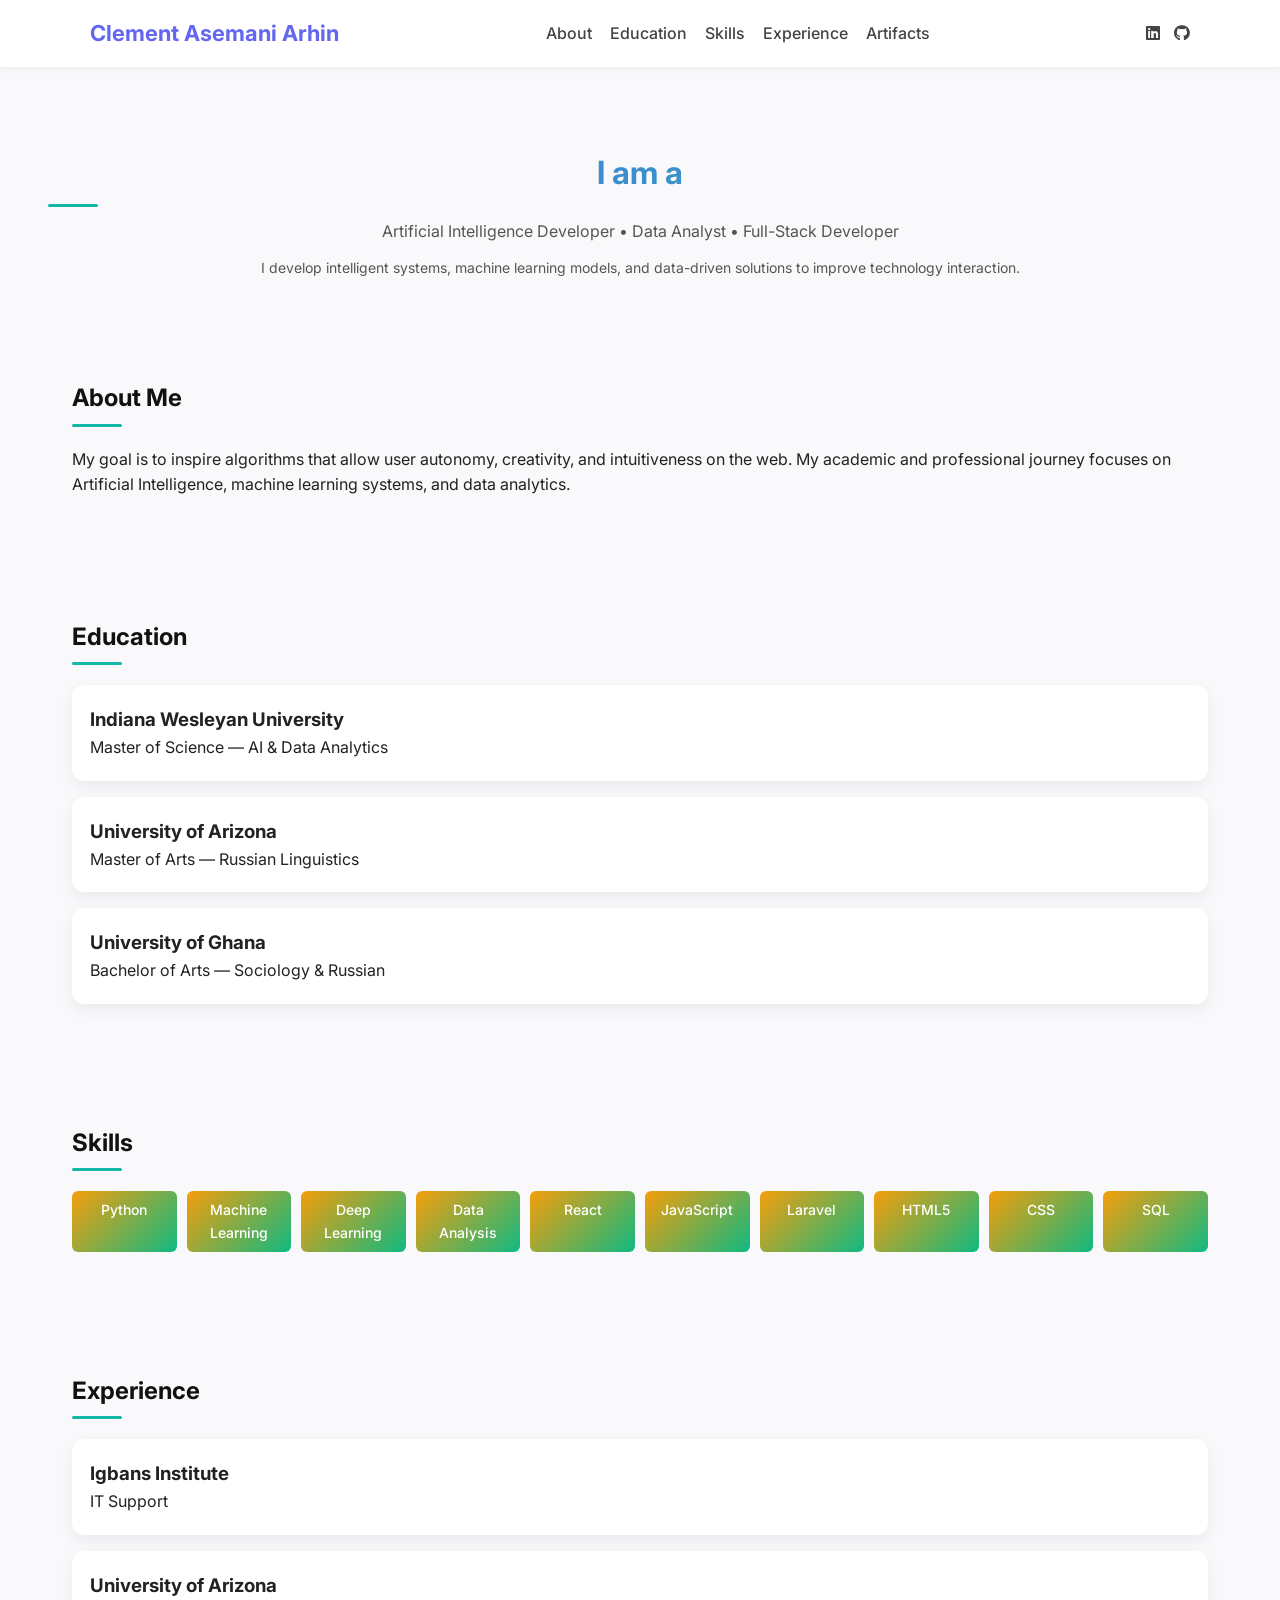
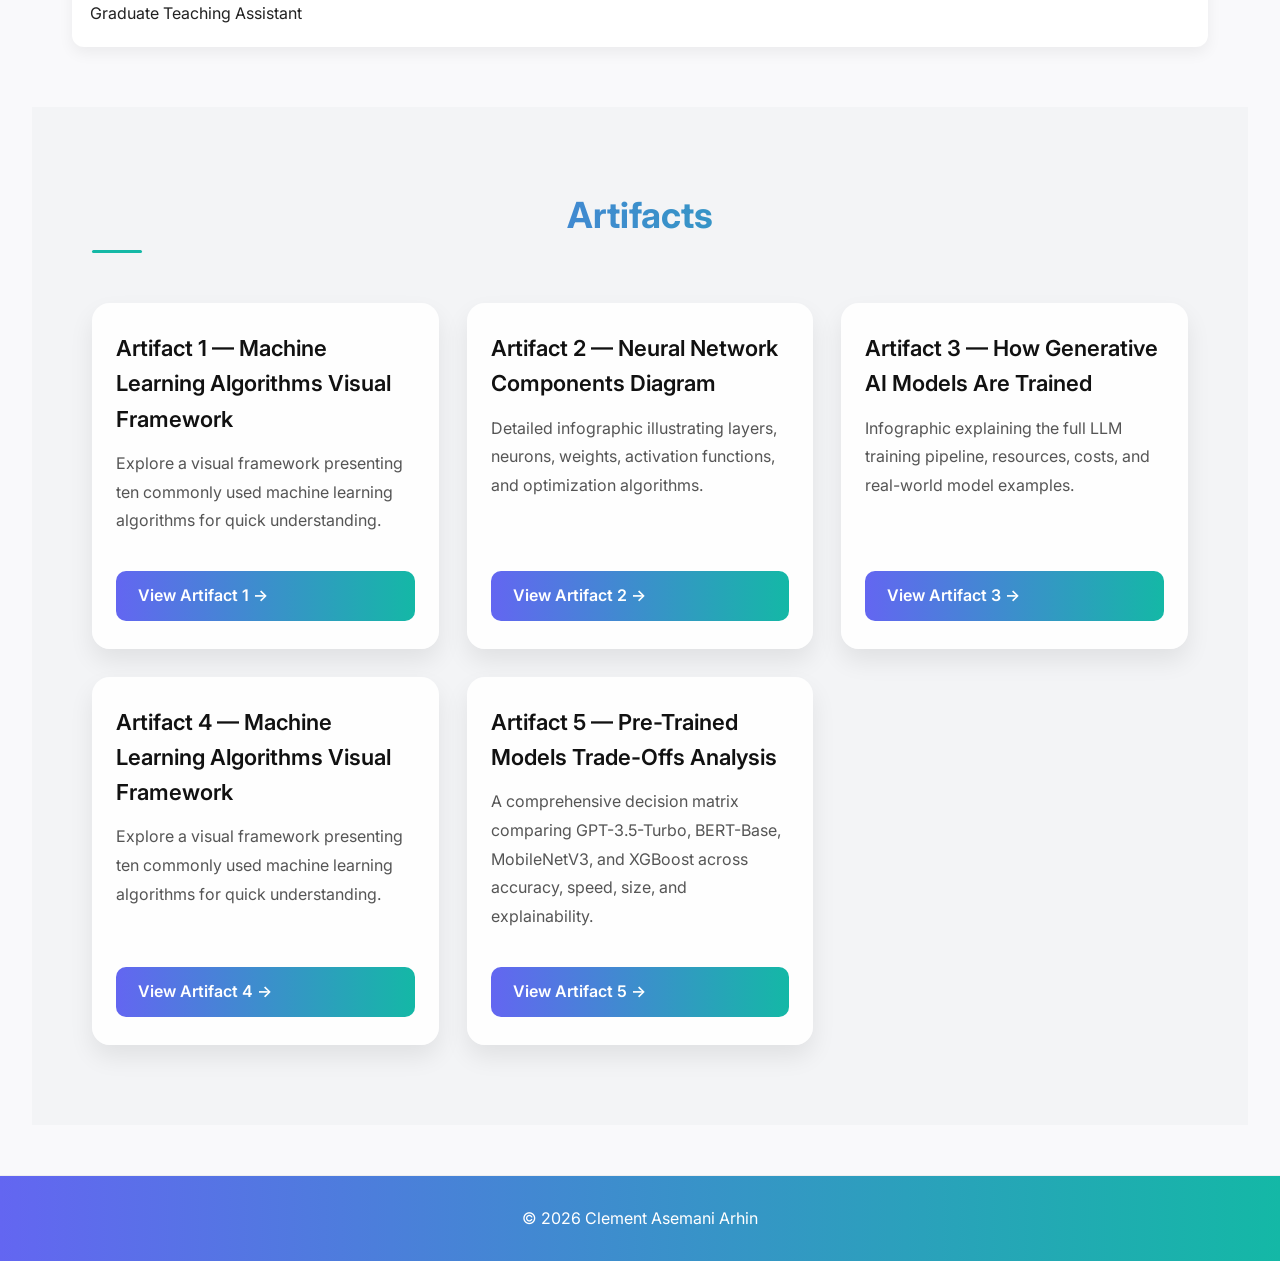
<file: index.html>
<!doctype html>
<html lang="en">
  <head>
    <meta charset="UTF-8" />
    <meta
      name="viewport"
      content="width=device-width, initial-scale=1.0" />
    <title>Clement Asemani Arhin | AI Portfolio</title>

    <!-- Google Fonts -->
    <link
      href="https://fonts.googleapis.com/css2?family=Inter:wght@400;600;700&display=swap"
      rel="stylesheet" />

    <!-- Font Awesome -->
    <link
      rel="stylesheet"
      href="https://cdnjs.cloudflare.com/ajax/libs/font-awesome/6.5.0/css/all.min.css" />

    <!-- Custom CSS -->
    <link
      rel="stylesheet"
      href="style.css" />
  </head>

  <body>
    <!-- HEADER / NAVBAR -->
    <header>
      <div class="nav-container">
        <h1 class="logo">Clement Asemani Arhin</h1>

        <nav>
          <ul class="nav-links">
            <li><a href="#about">About</a></li>
            <li><a href="#education">Education</a></li>
            <li><a href="#skills">Skills</a></li>
            <li><a href="#work">Experience</a></li>
            <li><a href="artifacts.html">Artifacts</a></li>
          </ul>

          <div class="burger">
            <div class="line1"></div>
            <div class="line2"></div>
            <div class="line3"></div>
          </div>
        </nav>

        <div class="social-icons">
          <a href="#"><i class="fab fa-linkedin"></i></a>
          <a href="#"><i class="fab fa-github"></i></a>
        </div>
      </div>
    </header>

    <!-- HERO SECTION -->
    <section class="hero">
      <h2>I am a</h2>

      <p class="subtitle">
        Artificial Intelligence Developer • Data Analyst • Full-Stack Developer
      </p>

      <p class="description">
        I develop intelligent systems, machine learning models, and data-driven
        solutions to improve technology interaction.
      </p>
    </section>

    <!-- ABOUT SECTION -->
    <section id="about">
      <h2>About Me</h2>

      <p>
        My goal is to inspire algorithms that allow user autonomy, creativity,
        and intuitiveness on the web. My academic and professional journey
        focuses on Artificial Intelligence, machine learning systems, and data
        analytics.
      </p>
    </section>

    <!-- EDUCATION SECTION -->
    <section id="education">
      <h2>Education</h2>

      <div class="cards">
        <div class="card">
          <h3>Indiana Wesleyan University</h3>
          <p>Master of Science — AI & Data Analytics</p>
        </div>

        <div class="card">
          <h3>University of Arizona</h3>
          <p>Master of Arts — Russian Linguistics</p>
        </div>

        <div class="card">
          <h3>University of Ghana</h3>
          <p>Bachelor of Arts — Sociology & Russian</p>
        </div>
      </div>
    </section>

    <!-- SKILLS SECTION -->
    <section id="skills">
      <h2>Skills</h2>

      <div class="skills-grid">
        <span>Python</span>
        <span>Machine Learning</span>
        <span>Deep Learning</span>
        <span>Data Analysis</span>
        <span>React</span>
        <span>JavaScript</span>
        <span>Laravel</span>
        <span>HTML5</span>
        <span>CSS</span>
        <span>SQL</span>
      </div>
    </section>

    <!-- WORK EXPERIENCE SECTION -->
    <section id="work">
      <h2>Experience</h2>

      <div class="cards">
        <div class="card">
          <h3>Igbans Institute</h3>
          <p>IT Support</p>
        </div>

        <div class="card">
          <h3>University of Arizona</h3>
          <p>Graduate Teaching Assistant</p>
        </div>
      </div>
    </section>
    <!-- ARTIFACTS SECTION -->
    <section id="artifacts">
      <h2>Artifacts</h2>

      <div class="cards">
        <!-- Artifact 1 -->
        <a
          href="artifact1.html"
          class="artifact-card">
          <div class="card">
            <h3>Artifact 1 — Machine Learning Algorithms Visual Framework</h3>
            <p>
              Explore a visual framework presenting ten commonly used machine
              learning algorithms for quick understanding.
            </p>
            <span class="artifact-button">View Artifact 1 →</span>
          </div>
        </a>

        <!-- Artifact 2 -->
        <a
          href="artifact2.html"
          class="artifact-card">
          <div class="card">
            <h3>Artifact 2 — Neural Network Components Diagram</h3>
            <p>
              Detailed infographic illustrating layers, neurons, weights,
              activation functions, and optimization algorithms.
            </p>
            <span class="artifact-button">View Artifact 2 →</span>
          </div>
        </a>
        <a
          href="artifact3.1.html"
          class="artifact-card">
          <div class="card">
            <h3>Artifact 3 — How Generative AI Models Are Trained</h3>
            <p>
              Infographic explaining the full LLM training pipeline, resources,
              costs, and real-world model examples.
            </p>
            <span class="artifact-button">View Artifact 3 →</span>
          </div>
        </a>
        <a
          href="artifact3.html"
          class="artifact-card">
          <div class="card">
            <h3>Artifact 4 — Machine Learning Algorithms Visual Framework</h3>
            <p>
              Explore a visual framework presenting ten commonly used machine
              learning algorithms for quick understanding.
            </p>
            <span class="artifact-button">View Artifact 4 →</span>
          </div>
        </a>
        <a
          href="artifact5.html"
          class="artifact-card">
          <div class="card">
            <h3>Artifact 5 — Pre-Trained Models Trade-Offs Analysis</h3>
            <p>
              A comprehensive decision matrix comparing GPT-3.5-Turbo,
              BERT-Base, MobileNetV3, and XGBoost across accuracy, speed, size,
              and explainability.
            </p>
            <span class="artifact-button">View Artifact 5 →</span>
          </div>
        </a>
      </div>
    </section>

    <!-- FOOTER -->
    <footer>
      <p>© 2026 Clement Asemani Arhin</p>
    </footer>

    <!-- JS for Burger Menu -->
    <script>
      const burger = document.querySelector(".burger");
      const nav = document.querySelector(".nav-links");

      burger.addEventListener("click", () => {
        nav.classList.toggle("active");
        burger.classList.toggle("toggle");
      });
    </script>
  </body>
</html>
</file>
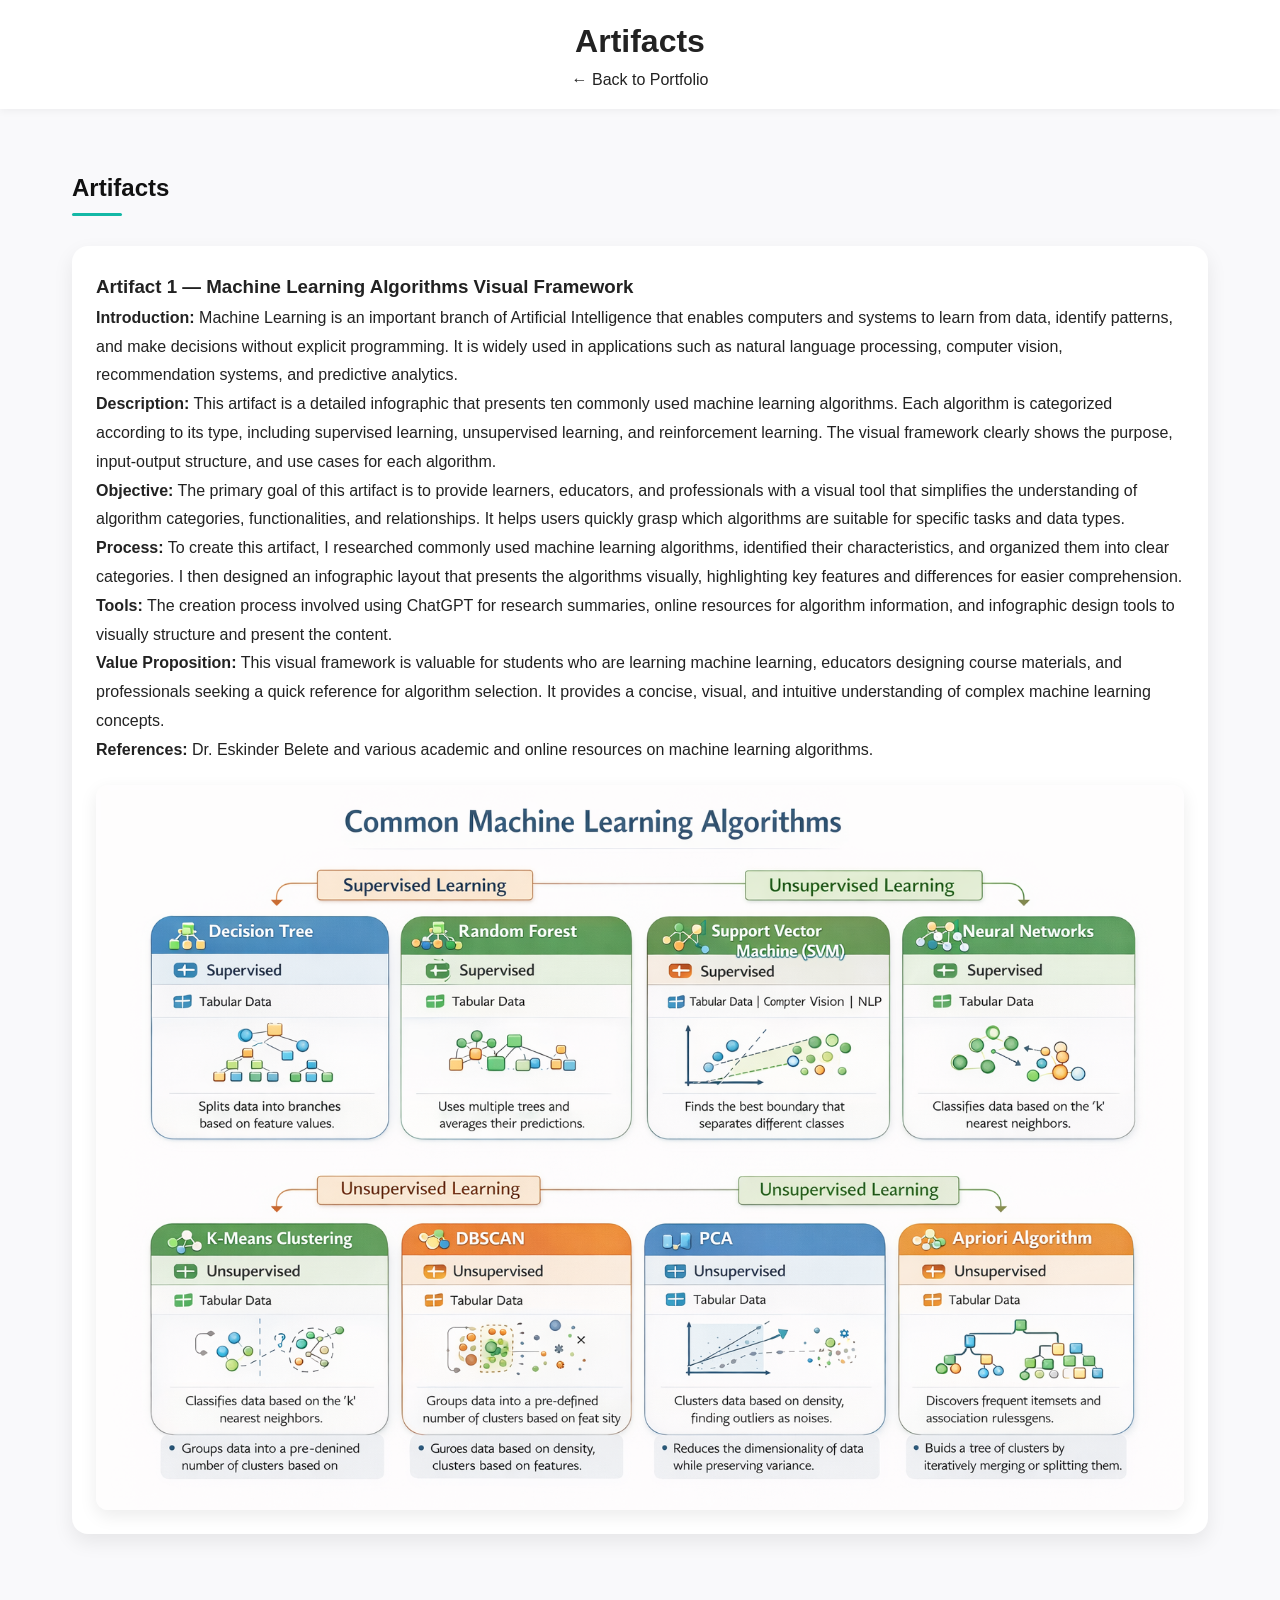
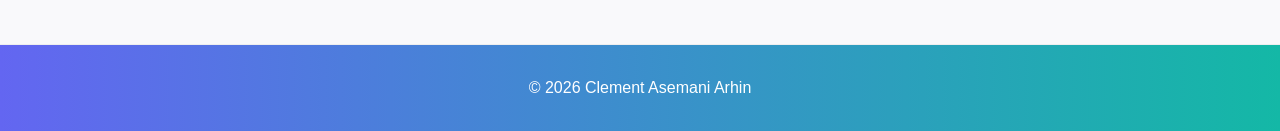
<file: artifact1.html>
<!doctype html>
<html lang="en">
  <head>
    <meta charset="UTF-8" />
    <meta
      name="viewport"
      content="width=device-width, initial-scale=1.0" />

    <title>Artifacts | Clement Asemani Arhin</title>

    <link
      rel="stylesheet"
      href="style.css" />
  </head>

  <body>
    <header>
      <h1>Artifacts</h1>

      <a href="index.html">← Back to Portfolio</a>
    </header>

    <section id="projects">
      <h2>Artifacts</h2>

      <!-- Artifact 1 -->
      <!-- Artifact 1 -->
      <article class="project">
        <div class="project-text">
          <h3>Artifact 1 — Machine Learning Algorithms Visual Framework</h3>

          <p>
            <strong>Introduction:</strong> Machine Learning is an important
            branch of Artificial Intelligence that enables computers and systems
            to learn from data, identify patterns, and make decisions without
            explicit programming. It is widely used in applications such as
            natural language processing, computer vision, recommendation
            systems, and predictive analytics.
          </p>

          <p>
            <strong>Description:</strong> This artifact is a detailed
            infographic that presents ten commonly used machine learning
            algorithms. Each algorithm is categorized according to its type,
            including supervised learning, unsupervised learning, and
            reinforcement learning. The visual framework clearly shows the
            purpose, input-output structure, and use cases for each algorithm.
          </p>

          <p>
            <strong>Objective:</strong> The primary goal of this artifact is to
            provide learners, educators, and professionals with a visual tool
            that simplifies the understanding of algorithm categories,
            functionalities, and relationships. It helps users quickly grasp
            which algorithms are suitable for specific tasks and data types.
          </p>

          <p>
            <strong>Process:</strong> To create this artifact, I researched
            commonly used machine learning algorithms, identified their
            characteristics, and organized them into clear categories. I then
            designed an infographic layout that presents the algorithms
            visually, highlighting key features and differences for easier
            comprehension.
          </p>

          <p>
            <strong>Tools:</strong> The creation process involved using ChatGPT
            for research summaries, online resources for algorithm information,
            and infographic design tools to visually structure and present the
            content.
          </p>

          <p>
            <strong>Value Proposition:</strong> This visual framework is
            valuable for students who are learning machine learning, educators
            designing course materials, and professionals seeking a quick
            reference for algorithm selection. It provides a concise, visual,
            and intuitive understanding of complex machine learning concepts.
          </p>

          <p>
            <strong>References:</strong> Dr. Eskinder Belete and various
            academic and online resources on machine learning algorithms.
          </p>
        </div>

        <div class="project-image">
          <img
            src="3ba8fe2e-44eb-4406-a794-a060dc10a31b.png"
            alt="Machine Learning Infographic" />
        </div>
      </article>

      <!-- Artifact 2 -->

      <!-- Add more artifacts similarly -->
    </section>

    <footer>
      <p>© 2026 Clement Asemani Arhin</p>
    </footer>
  </body>
</html>
</file>
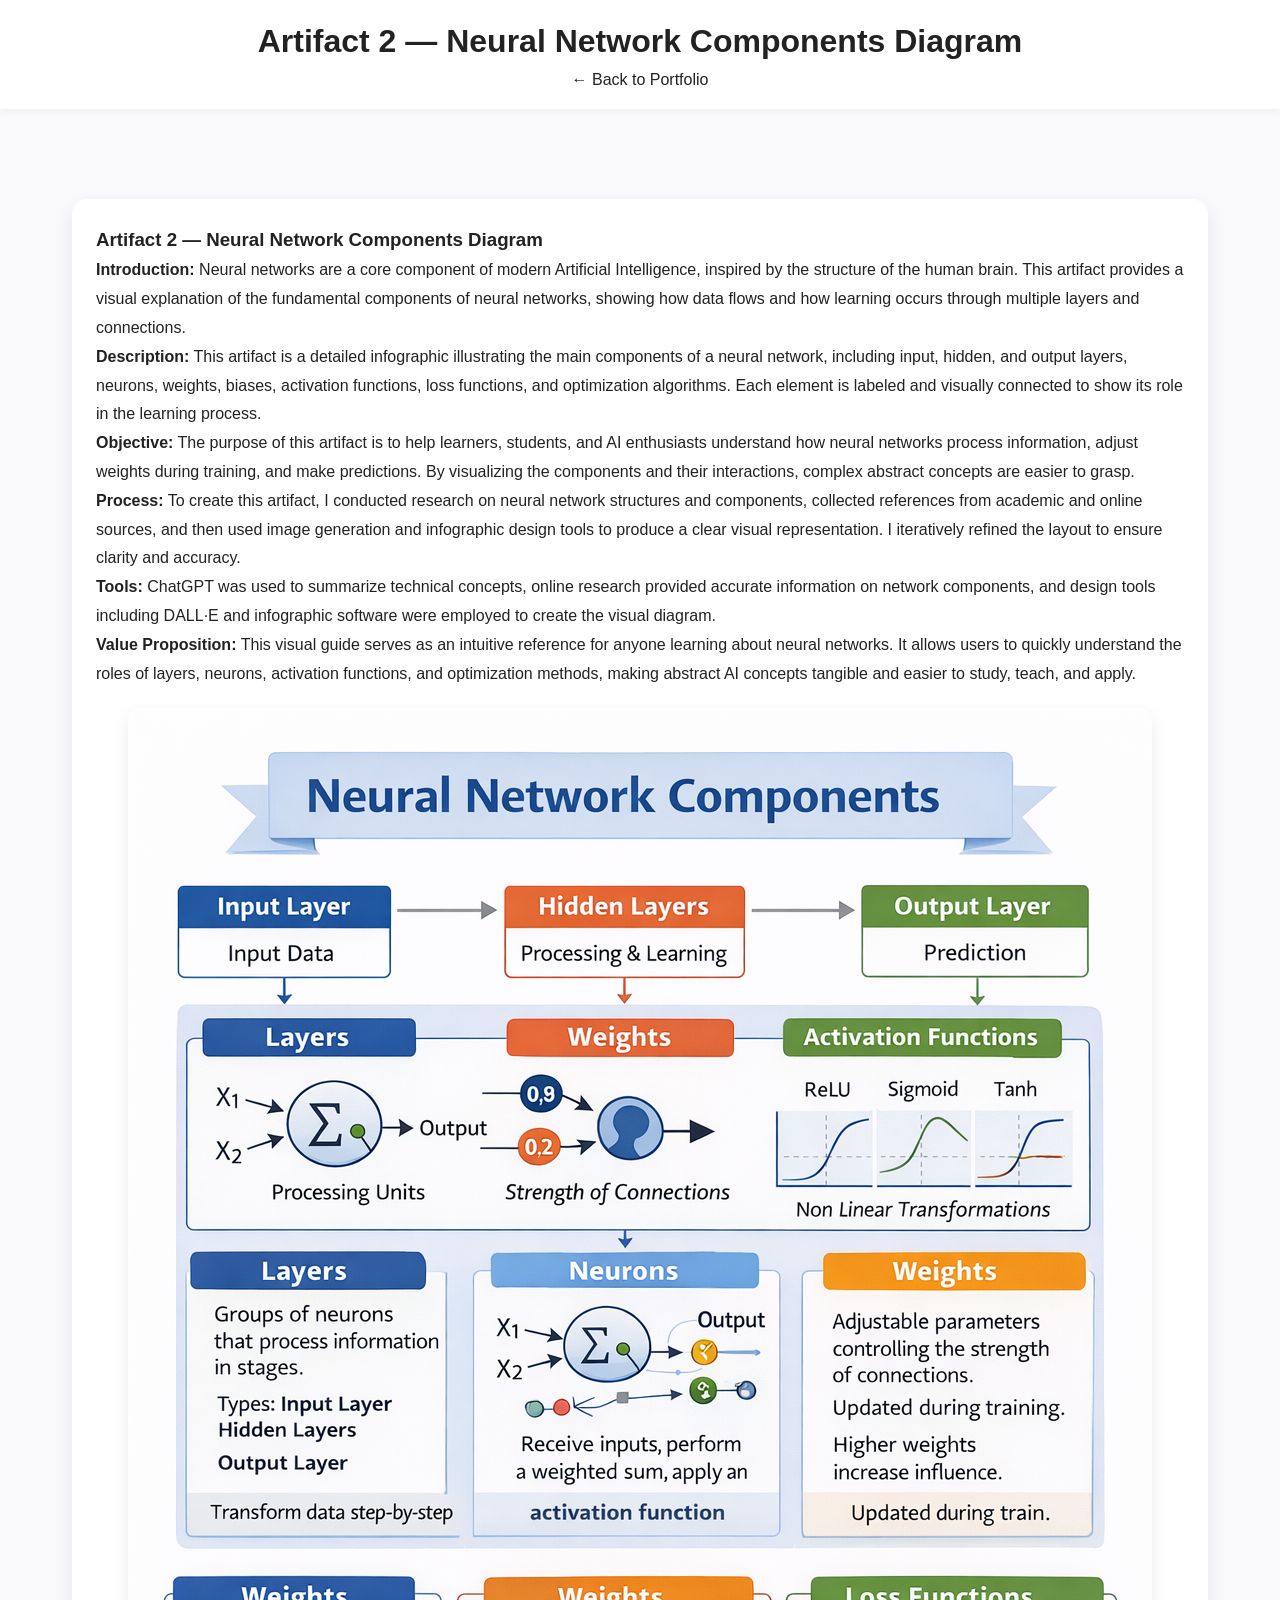
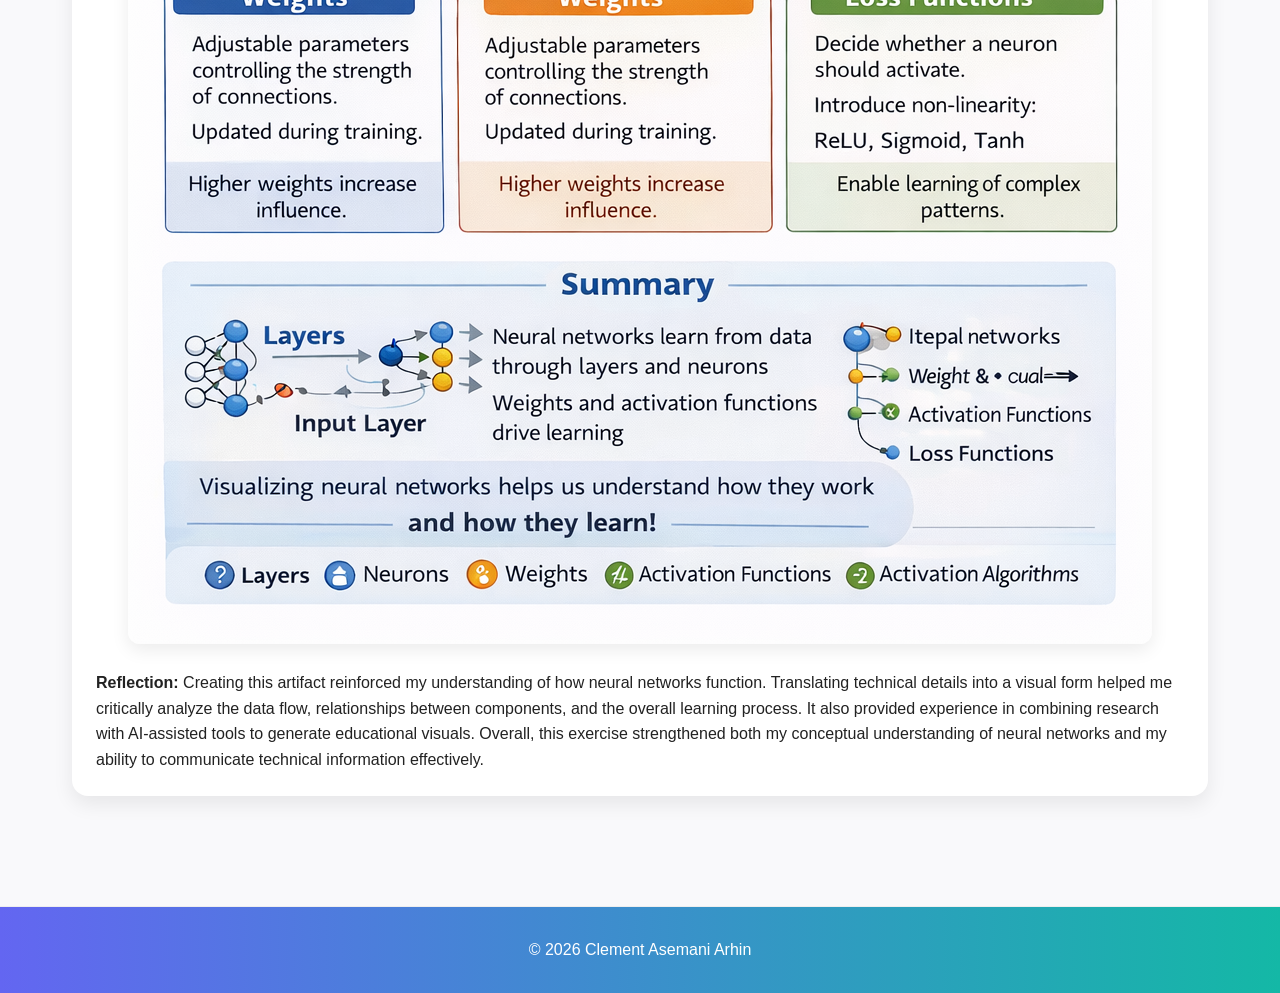
<file: artifact2.html>
<!doctype html>
<html lang="en">
  <head>
    <meta charset="UTF-8" />
    <meta
      name="viewport"
      content="width=device-width, initial-scale=1.0" />
    <title>Artifact 2 | Clement Asemani Arhin</title>
    <link
      rel="stylesheet"
      href="style.css" />
  </head>

  <body>
    <header>
      <h1>Artifact 2 — Neural Network Components Diagram</h1>
      <a href="index.html">← Back to Portfolio</a>
    </header>

    <section id="artifact2">
      <article class="project">
        <div class="project-text">
          <h3>Artifact 2 — Neural Network Components Diagram</h3>

          <p>
            <strong>Introduction:</strong> Neural networks are a core component
            of modern Artificial Intelligence, inspired by the structure of the
            human brain. This artifact provides a visual explanation of the
            fundamental components of neural networks, showing how data flows
            and how learning occurs through multiple layers and connections.
          </p>

          <p>
            <strong>Description:</strong> This artifact is a detailed
            infographic illustrating the main components of a neural network,
            including input, hidden, and output layers, neurons, weights,
            biases, activation functions, loss functions, and optimization
            algorithms. Each element is labeled and visually connected to show
            its role in the learning process.
          </p>

          <p>
            <strong>Objective:</strong> The purpose of this artifact is to help
            learners, students, and AI enthusiasts understand how neural
            networks process information, adjust weights during training, and
            make predictions. By visualizing the components and their
            interactions, complex abstract concepts are easier to grasp.
          </p>

          <p>
            <strong>Process:</strong> To create this artifact, I conducted
            research on neural network structures and components, collected
            references from academic and online sources, and then used image
            generation and infographic design tools to produce a clear visual
            representation. I iteratively refined the layout to ensure clarity
            and accuracy.
          </p>

          <p>
            <strong>Tools:</strong> ChatGPT was used to summarize technical
            concepts, online research provided accurate information on network
            components, and design tools including DALL·E and infographic
            software were employed to create the visual diagram.
          </p>

          <p>
            <strong>Value Proposition:</strong> This visual guide serves as an
            intuitive reference for anyone learning about neural networks. It
            allows users to quickly understand the roles of layers, neurons,
            activation functions, and optimization methods, making abstract AI
            concepts tangible and easier to study, teach, and apply.
          </p>
        </div>

        <div class="project-image">
          <img
            src="ChatGPT Image Mar 15, 2026 at 08_29_47 PM.png"
            alt="Neural Network Components Infographic" />
        </div>
        &nbsp;
        <p>
          <strong>Reflection:</strong> Creating this artifact reinforced my
          understanding of how neural networks function. Translating technical
          details into a visual form helped me critically analyze the data flow,
          relationships between components, and the overall learning process. It
          also provided experience in combining research with AI-assisted tools
          to generate educational visuals. Overall, this exercise strengthened
          both my conceptual understanding of neural networks and my ability to
          communicate technical information effectively.
        </p>
      </article>
    </section>

    <footer>
      <p>© 2026 Clement Asemani Arhin</p>
    </footer>
  </body>
</html>
</file>
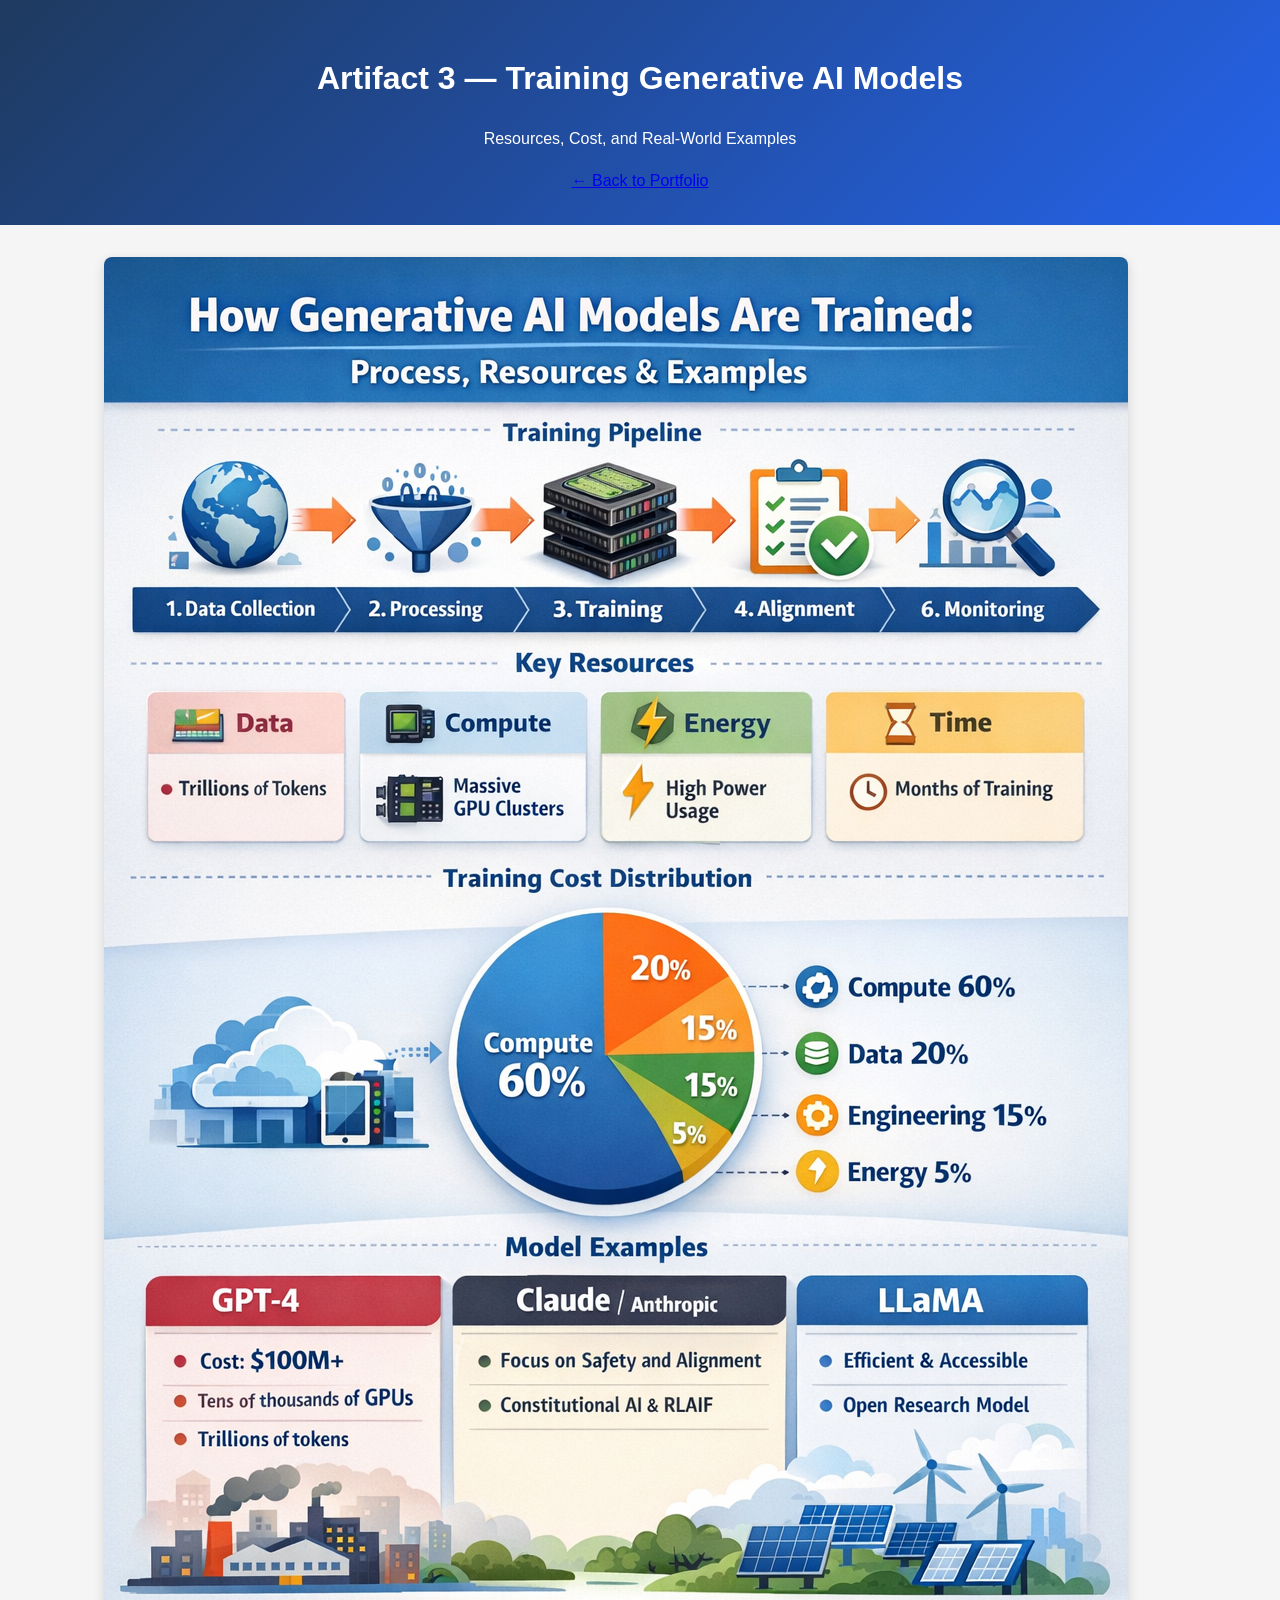
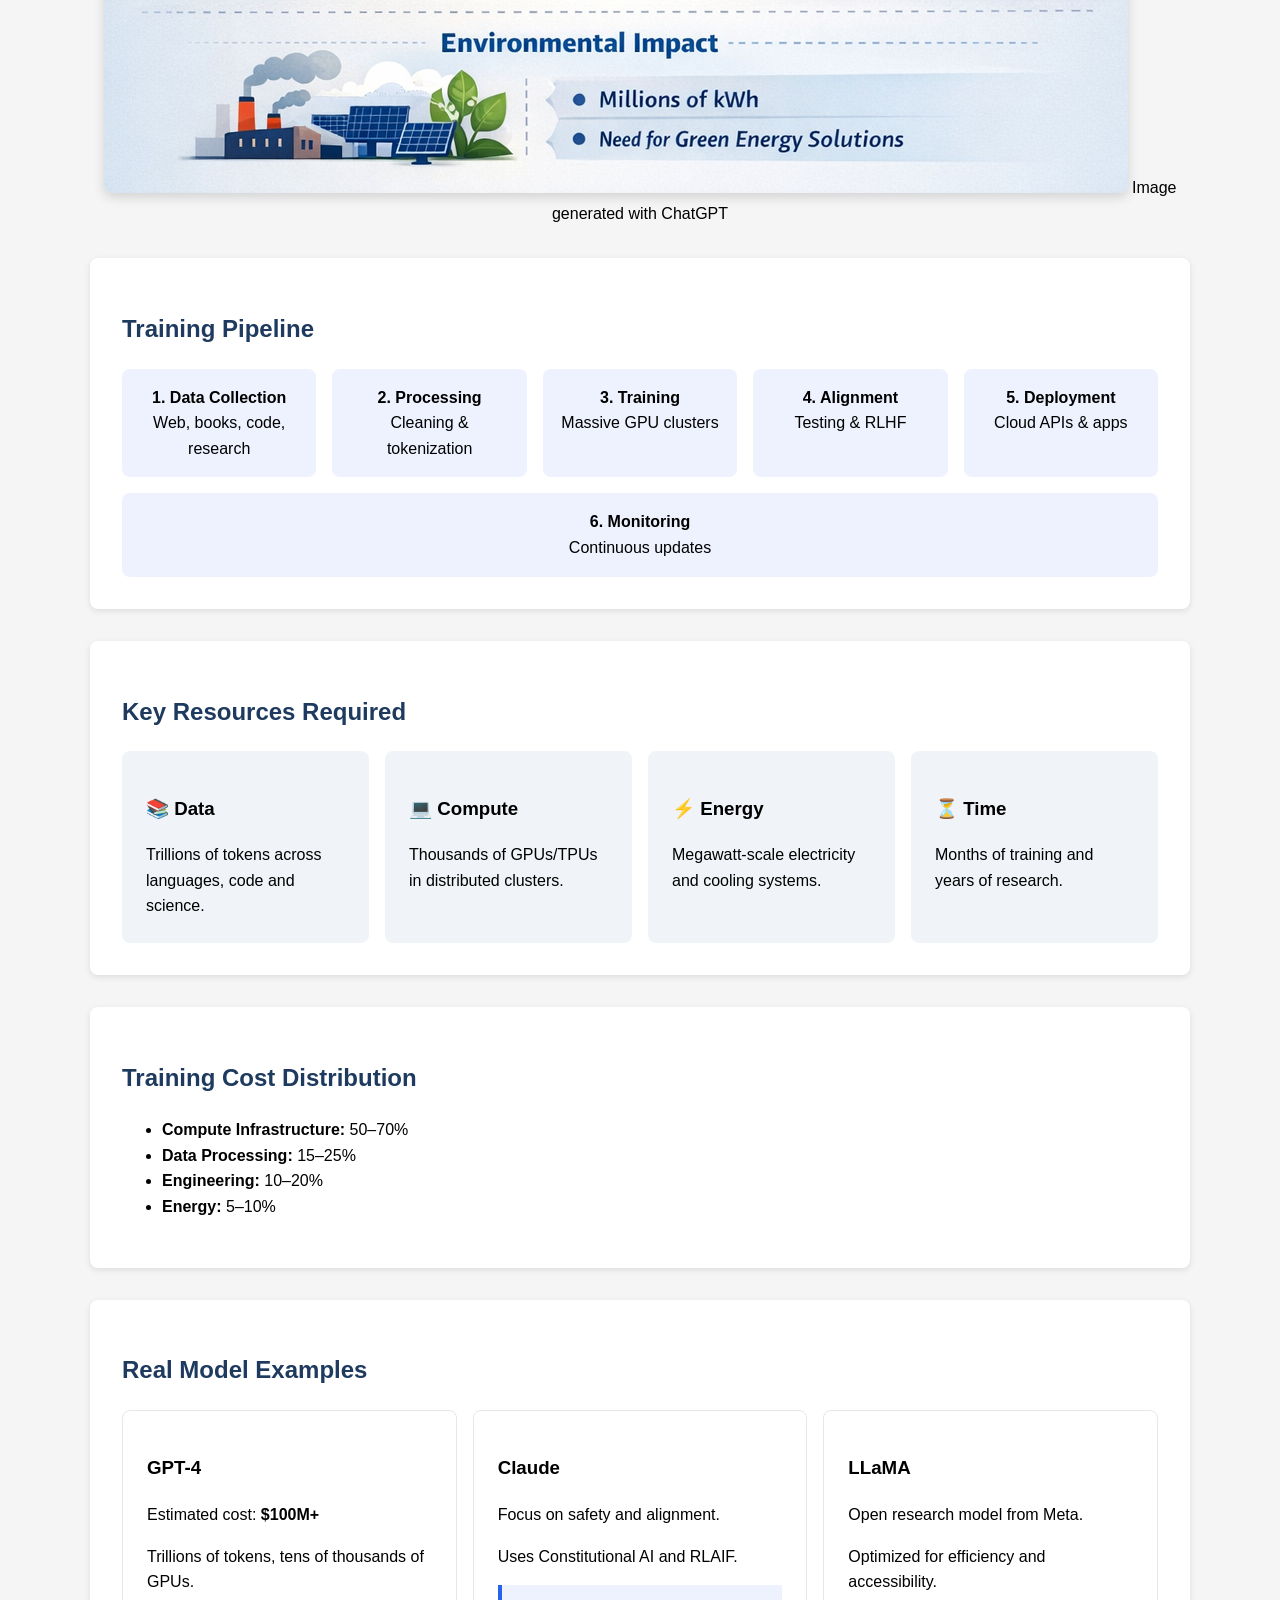
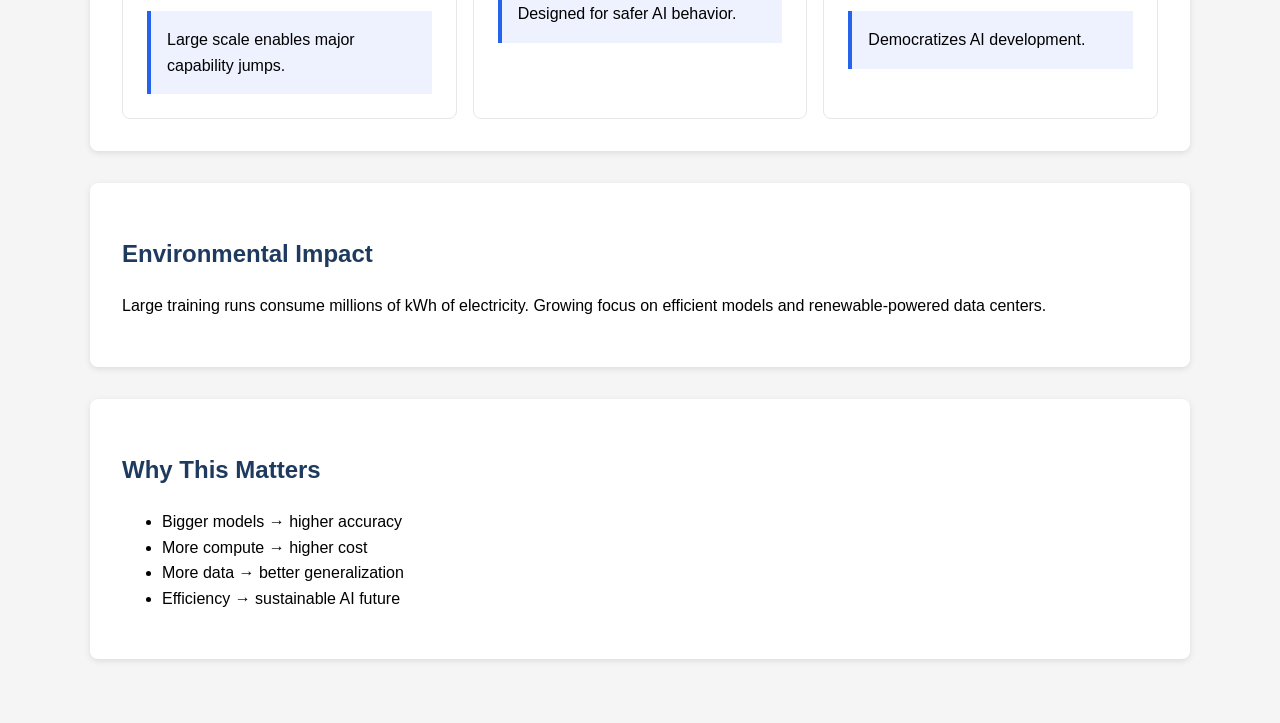
<file: artifact3.1.html>
<!doctype html>
<html lang="en">
  <head>
    <meta charset="UTF-8" />
    <meta
      name="viewport"
      content="width=device-width, initial-scale=1.0" />
    <title>Artifact 3 | How Generative AI Models Are Trained</title>

    <style>
      body {
        font-family:
          -apple-system, BlinkMacSystemFont, "Segoe UI", Roboto, sans-serif;
        background: #f5f5f5;
        margin: 0;
        line-height: 1.6;
      }

      header {
        background: linear-gradient(135deg, #1e3a5f, #2563eb);
        color: white;
        padding: 2rem;
        text-align: center;
      }

      .container {
        max-width: 1100px;
        margin: auto;
        padding: 2rem;
      }

      section {
        background: white;
        padding: 2rem;
        border-radius: 8px;
        margin-bottom: 2rem;
        box-shadow: 0 2px 6px rgba(0, 0, 0, 0.1);
      }

      h2 {
        color: #1e3a5f;
      }

      /* NEW IMAGE STYLE */
      .hero-image {
        text-align: center;
        margin-bottom: 2rem;
      }

      .hero-image img {
        max-width: 100%;
        border-radius: 8px;
        box-shadow: 0 4px 12px rgba(0, 0, 0, 0.15);
      }

      .pipeline {
        display: flex;
        justify-content: space-between;
        flex-wrap: wrap;
        gap: 1rem;
      }

      .step {
        flex: 1;
        min-width: 150px;
        background: #eef2ff;
        padding: 1rem;
        border-radius: 8px;
        text-align: center;
      }

      .resources {
        display: grid;
        grid-template-columns: repeat(auto-fit, minmax(220px, 1fr));
        gap: 1rem;
      }

      .card {
        background: #f0f4f8;
        padding: 1.5rem;
        border-radius: 8px;
      }

      .model-grid {
        display: grid;
        grid-template-columns: repeat(auto-fit, minmax(250px, 1fr));
        gap: 1rem;
      }

      .model {
        border: 1px solid #e5e7eb;
        padding: 1.5rem;
        border-radius: 8px;
      }

      .highlight {
        background: #eef2ff;
        padding: 1rem;
        border-left: 4px solid #2563eb;
        margin-top: 1rem;
      }
    </style>
  </head>

  <body>
    <header>
      <h1>Artifact 3 — Training Generative AI Models</h1>
      <p>Resources, Cost, and Real-World Examples</p>
      <a href="index.html">← Back to Portfolio</a>
    </header>

    <div class="container">
      <!-- INFOGRAPHIC IMAGE -->
      <div class="hero-image">
        <img
          src="ChatGPT Image Apr 7, 2026 at 09_01_44 PM.png"
          alt="How Generative AI Models Are Trained Infographic" />

        Image generated with ChatGPT
      </div>

      <section>
        <h2>Training Pipeline</h2>
        <div class="pipeline">
          <div class="step">
            <b>1. Data Collection</b><br />Web, books, code, research
          </div>
          <div class="step">
            <b>2. Processing</b><br />Cleaning & tokenization
          </div>
          <div class="step"><b>3. Training</b><br />Massive GPU clusters</div>
          <div class="step"><b>4. Alignment</b><br />Testing & RLHF</div>
          <div class="step"><b>5. Deployment</b><br />Cloud APIs & apps</div>
          <div class="step"><b>6. Monitoring</b><br />Continuous updates</div>
        </div>
      </section>

      <section>
        <h2>Key Resources Required</h2>
        <div class="resources">
          <div class="card">
            <h3>📚 Data</h3>
            Trillions of tokens across languages, code and science.
          </div>
          <div class="card">
            <h3>💻 Compute</h3>
            Thousands of GPUs/TPUs in distributed clusters.
          </div>
          <div class="card">
            <h3>⚡ Energy</h3>
            Megawatt-scale electricity and cooling systems.
          </div>
          <div class="card">
            <h3>⏳ Time</h3>
            Months of training and years of research.
          </div>
        </div>
      </section>

      <section>
        <h2>Training Cost Distribution</h2>
        <ul>
          <li><b>Compute Infrastructure:</b> 50–70%</li>
          <li><b>Data Processing:</b> 15–25%</li>
          <li><b>Engineering:</b> 10–20%</li>
          <li><b>Energy:</b> 5–10%</li>
        </ul>
      </section>

      <section>
        <h2>Real Model Examples</h2>
        <div class="model-grid">
          <div class="model">
            <h3>GPT-4</h3>
            <p>Estimated cost: <b>$100M+</b></p>
            <p>Trillions of tokens, tens of thousands of GPUs.</p>
            <div class="highlight">
              Large scale enables major capability jumps.
            </div>
          </div>

          <div class="model">
            <h3>Claude</h3>
            <p>Focus on safety and alignment.</p>
            <p>Uses Constitutional AI and RLAIF.</p>
            <div class="highlight">Designed for safer AI behavior.</div>
          </div>

          <div class="model">
            <h3>LLaMA</h3>
            <p>Open research model from Meta.</p>
            <p>Optimized for efficiency and accessibility.</p>
            <div class="highlight">Democratizes AI development.</div>
          </div>
        </div>
      </section>

      <section>
        <h2>Environmental Impact</h2>
        <p>
          Large training runs consume millions of kWh of electricity. Growing
          focus on efficient models and renewable-powered data centers.
        </p>
      </section>

      <section>
        <h2>Why This Matters</h2>
        <ul>
          <li>Bigger models → higher accuracy</li>
          <li>More compute → higher cost</li>
          <li>More data → better generalization</li>
          <li>Efficiency → sustainable AI future</li>
        </ul>
      </section>
    </div>
  </body>
</html>
</file>
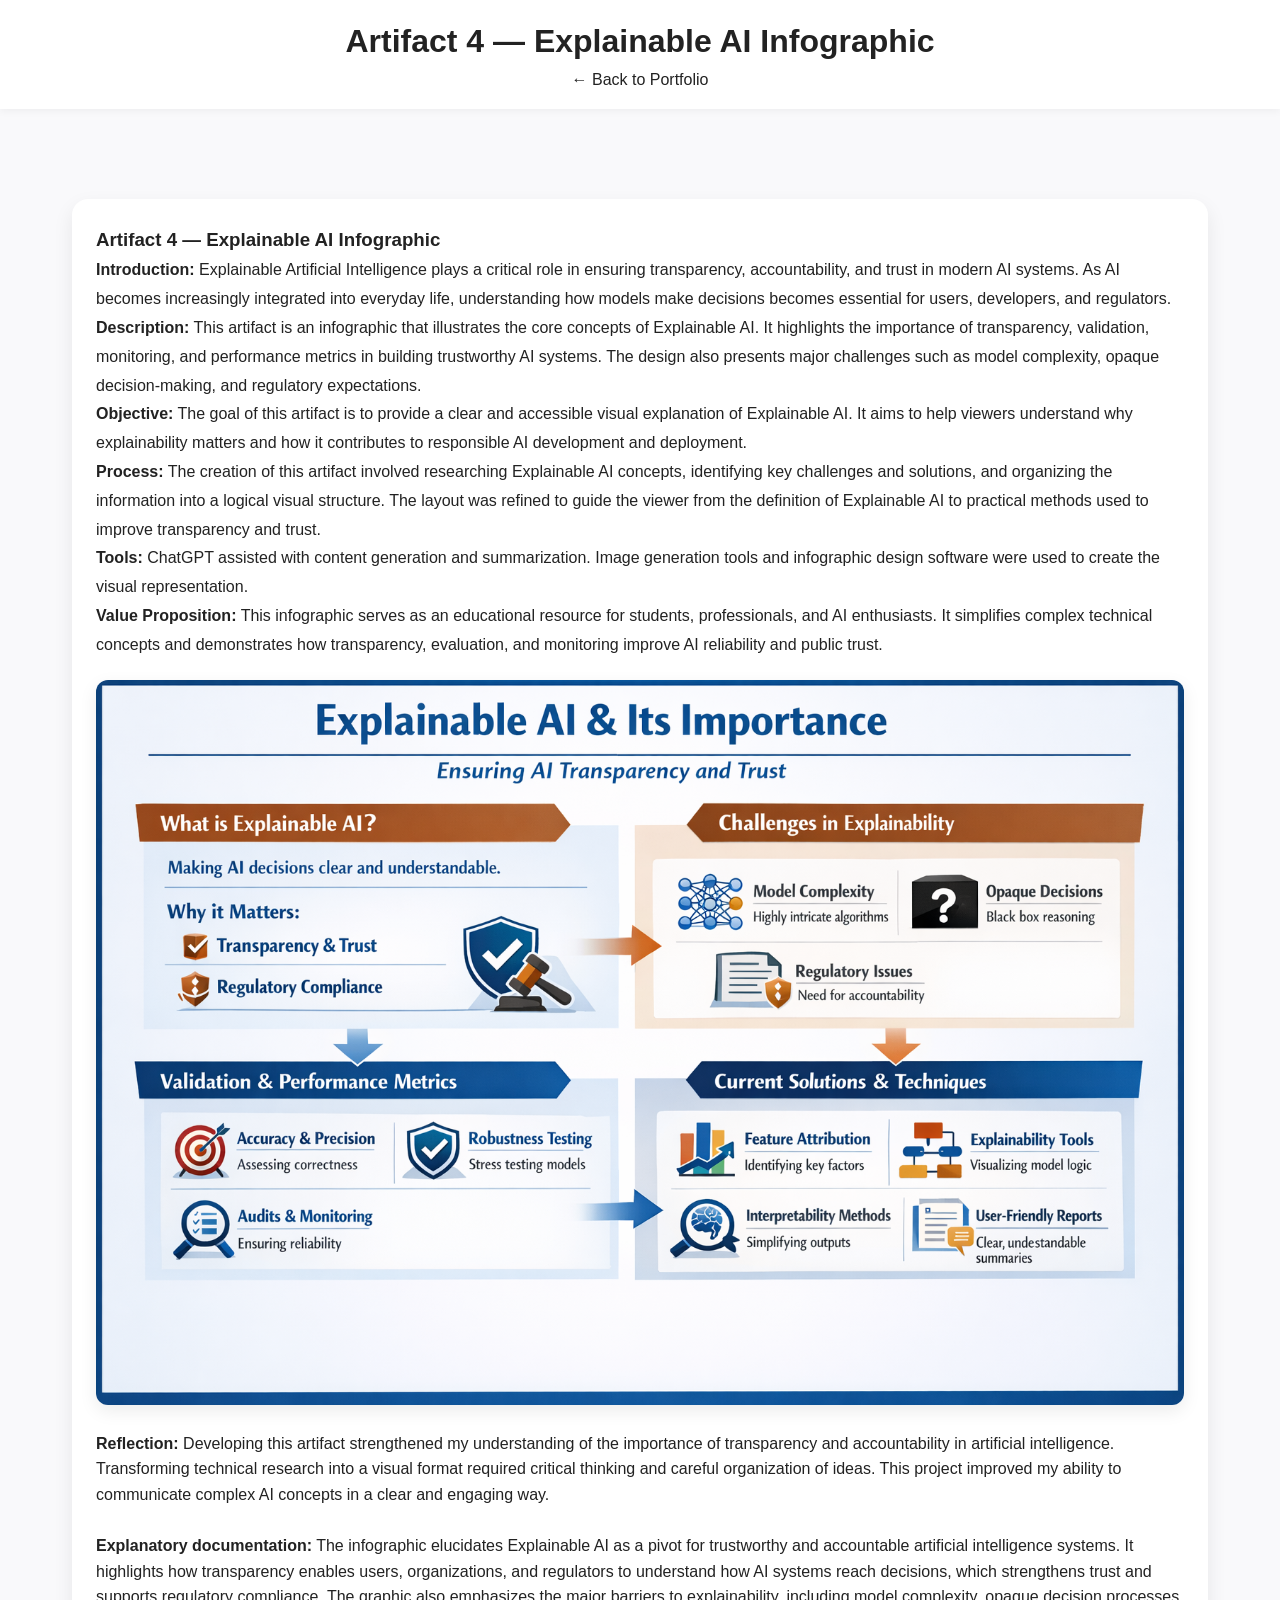
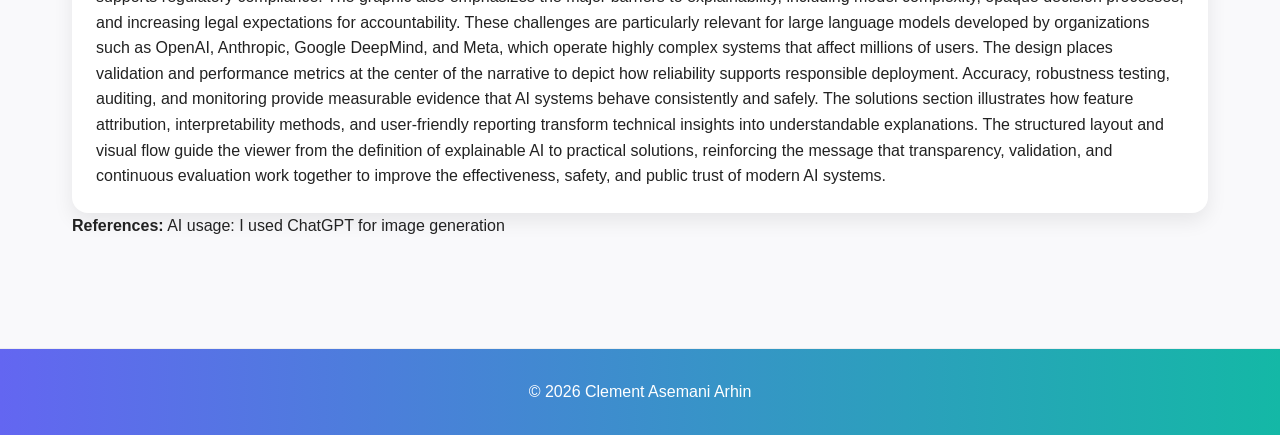
<file: artifact3.html>
<!doctype html>
<html lang="en">
  <head>
    <meta charset="UTF-8" />
    <meta
      name="viewport"
      content="width=device-width, initial-scale=1.0" />
    <title>Artifact 3 | Clement Asemani Arhin</title>
    <link
      rel="stylesheet"
      href="style.css" />
  </head>

  <body>
    <header>
      <h1>Artifact 4 — Explainable AI Infographic</h1>
      <a href="index.html">← Back to Portfolio</a>
    </header>

    <section id="artifact3">
      <article class="project">
        <div class="project-text">
          <h3>Artifact 4 — Explainable AI Infographic</h3>

          <p>
            <strong>Introduction:</strong> Explainable Artificial Intelligence
            plays a critical role in ensuring transparency, accountability, and
            trust in modern AI systems. As AI becomes increasingly integrated
            into everyday life, understanding how models make decisions becomes
            essential for users, developers, and regulators.
          </p>

          <p>
            <strong>Description:</strong> This artifact is an infographic that
            illustrates the core concepts of Explainable AI. It highlights the
            importance of transparency, validation, monitoring, and performance
            metrics in building trustworthy AI systems. The design also presents
            major challenges such as model complexity, opaque decision-making,
            and regulatory expectations.
          </p>

          <p>
            <strong>Objective:</strong> The goal of this artifact is to provide
            a clear and accessible visual explanation of Explainable AI. It aims
            to help viewers understand why explainability matters and how it
            contributes to responsible AI development and deployment.
          </p>

          <p>
            <strong>Process:</strong> The creation of this artifact involved
            researching Explainable AI concepts, identifying key challenges and
            solutions, and organizing the information into a logical visual
            structure. The layout was refined to guide the viewer from the
            definition of Explainable AI to practical methods used to improve
            transparency and trust.
          </p>

          <p>
            <strong>Tools:</strong> ChatGPT assisted with content generation and
            summarization. Image generation tools and infographic design
            software were used to create the visual representation.
          </p>

          <p>
            <strong>Value Proposition:</strong> This infographic serves as an
            educational resource for students, professionals, and AI
            enthusiasts. It simplifies complex technical concepts and
            demonstrates how transparency, evaluation, and monitoring improve AI
            reliability and public trust.
          </p>
        </div>

        <div class="project-image">
          <img
            src="ChatGPT Image Apr 2, 2026 at 04_58_40 PM.png"
            alt="Explainable AI Infographic" />
        </div>

        &nbsp;

        <p>
          <strong>Reflection:</strong> Developing this artifact strengthened my
          understanding of the importance of transparency and accountability in
          artificial intelligence. Transforming technical research into a visual
          format required critical thinking and careful organization of ideas.
          This project improved my ability to communicate complex AI concepts in
          a clear and engaging way.
        </p>
        &nbsp;
        <p>
          <strong>Explanatory documentation:</strong>
          The infographic elucidates Explainable AI as a pivot for trustworthy
          and accountable artificial intelligence systems. It highlights how
          transparency enables users, organizations, and regulators to
          understand how AI systems reach decisions, which strengthens trust and
          supports regulatory compliance. The graphic also emphasizes the major
          barriers to explainability, including model complexity, opaque
          decision processes, and increasing legal expectations for
          accountability. These challenges are particularly relevant for large
          language models developed by organizations such as OpenAI, Anthropic,
          Google DeepMind, and Meta, which operate highly complex systems that
          affect millions of users. The design places validation and performance
          metrics at the center of the narrative to depict how reliability
          supports responsible deployment. Accuracy, robustness testing,
          auditing, and monitoring provide measurable evidence that AI systems
          behave consistently and safely. The solutions section illustrates how
          feature attribution, interpretability methods, and user-friendly
          reporting transform technical insights into understandable
          explanations. The structured layout and visual flow guide the viewer
          from the definition of explainable AI to practical solutions,
          reinforcing the message that transparency, validation, and continuous
          evaluation work together to improve the effectiveness, safety, and
          public trust of modern AI systems.
        </p>
      </article>

      <p>
        <strong>References:</strong>
        AI usage: I used ChatGPT for image generation
      </p>
    </section>

    <footer>
      <p>© 2026 Clement Asemani Arhin</p>
    </footer>
  </body>
</html>
</file>
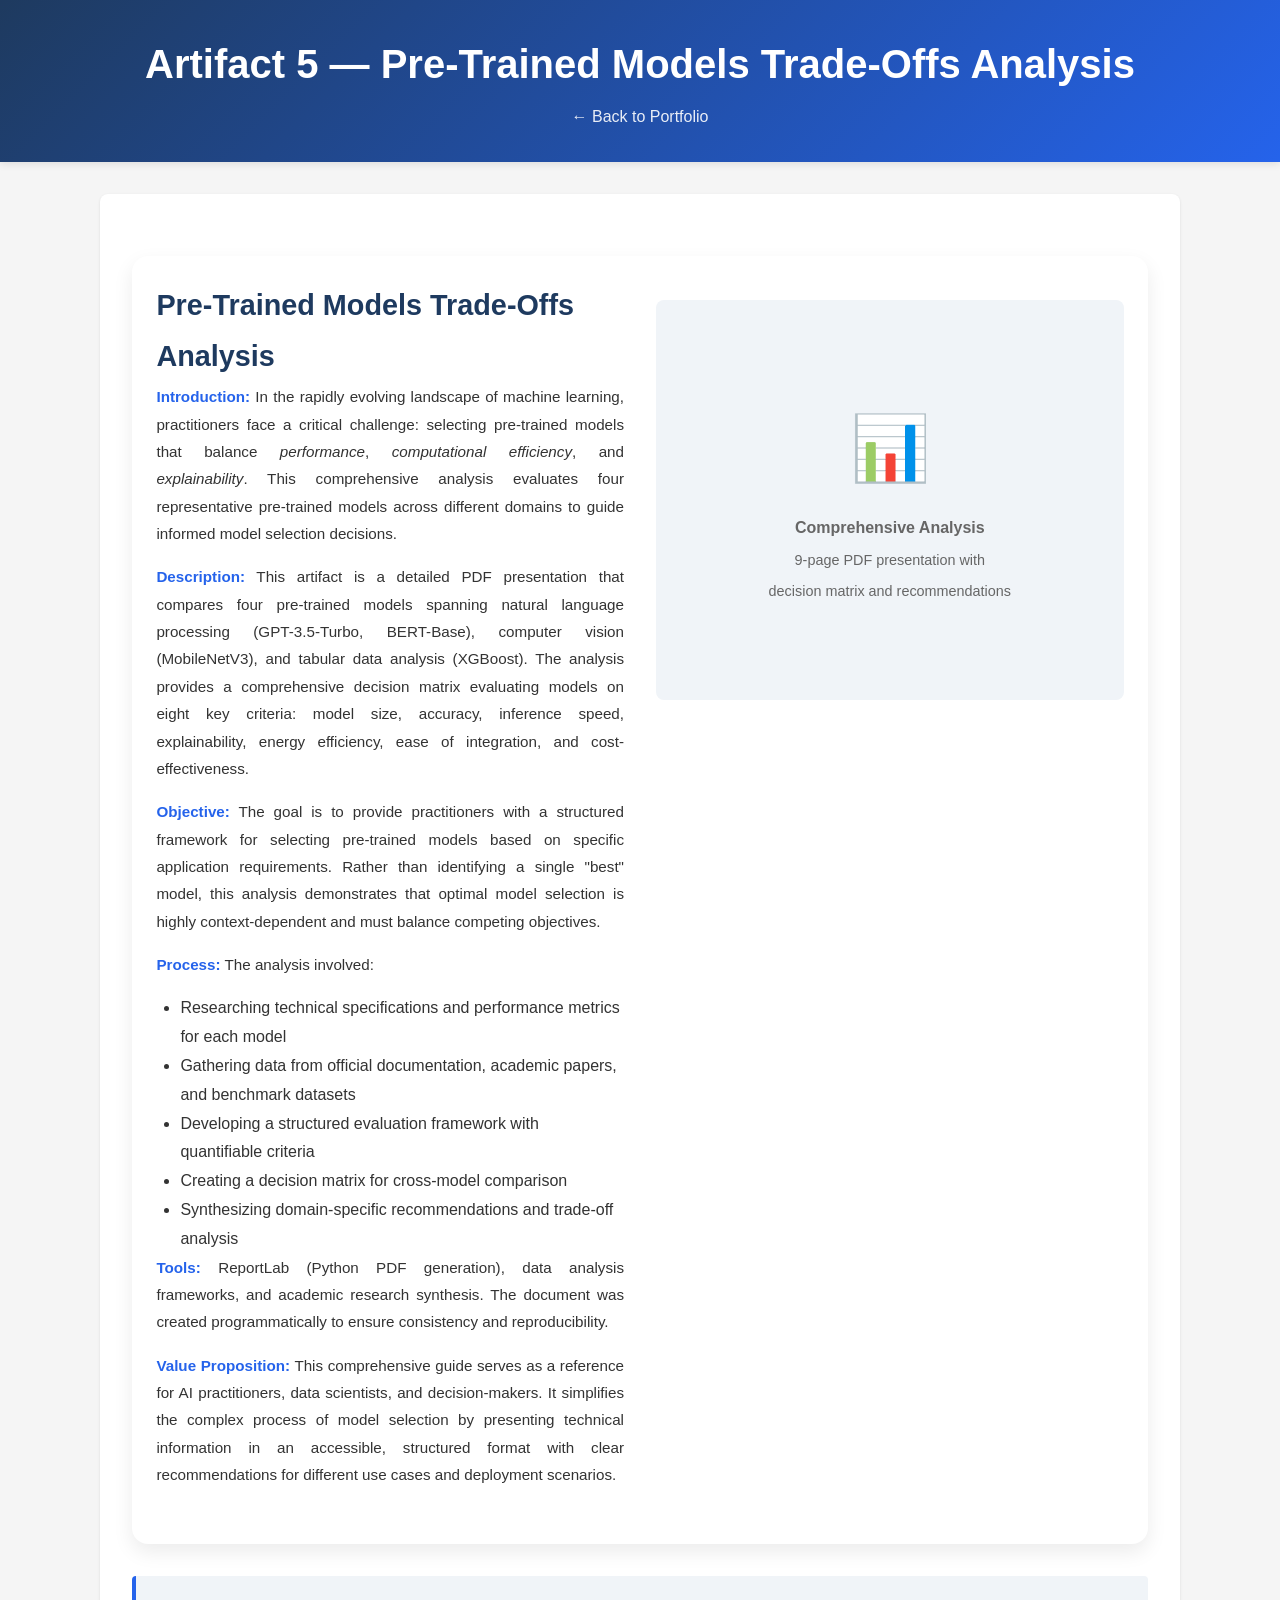
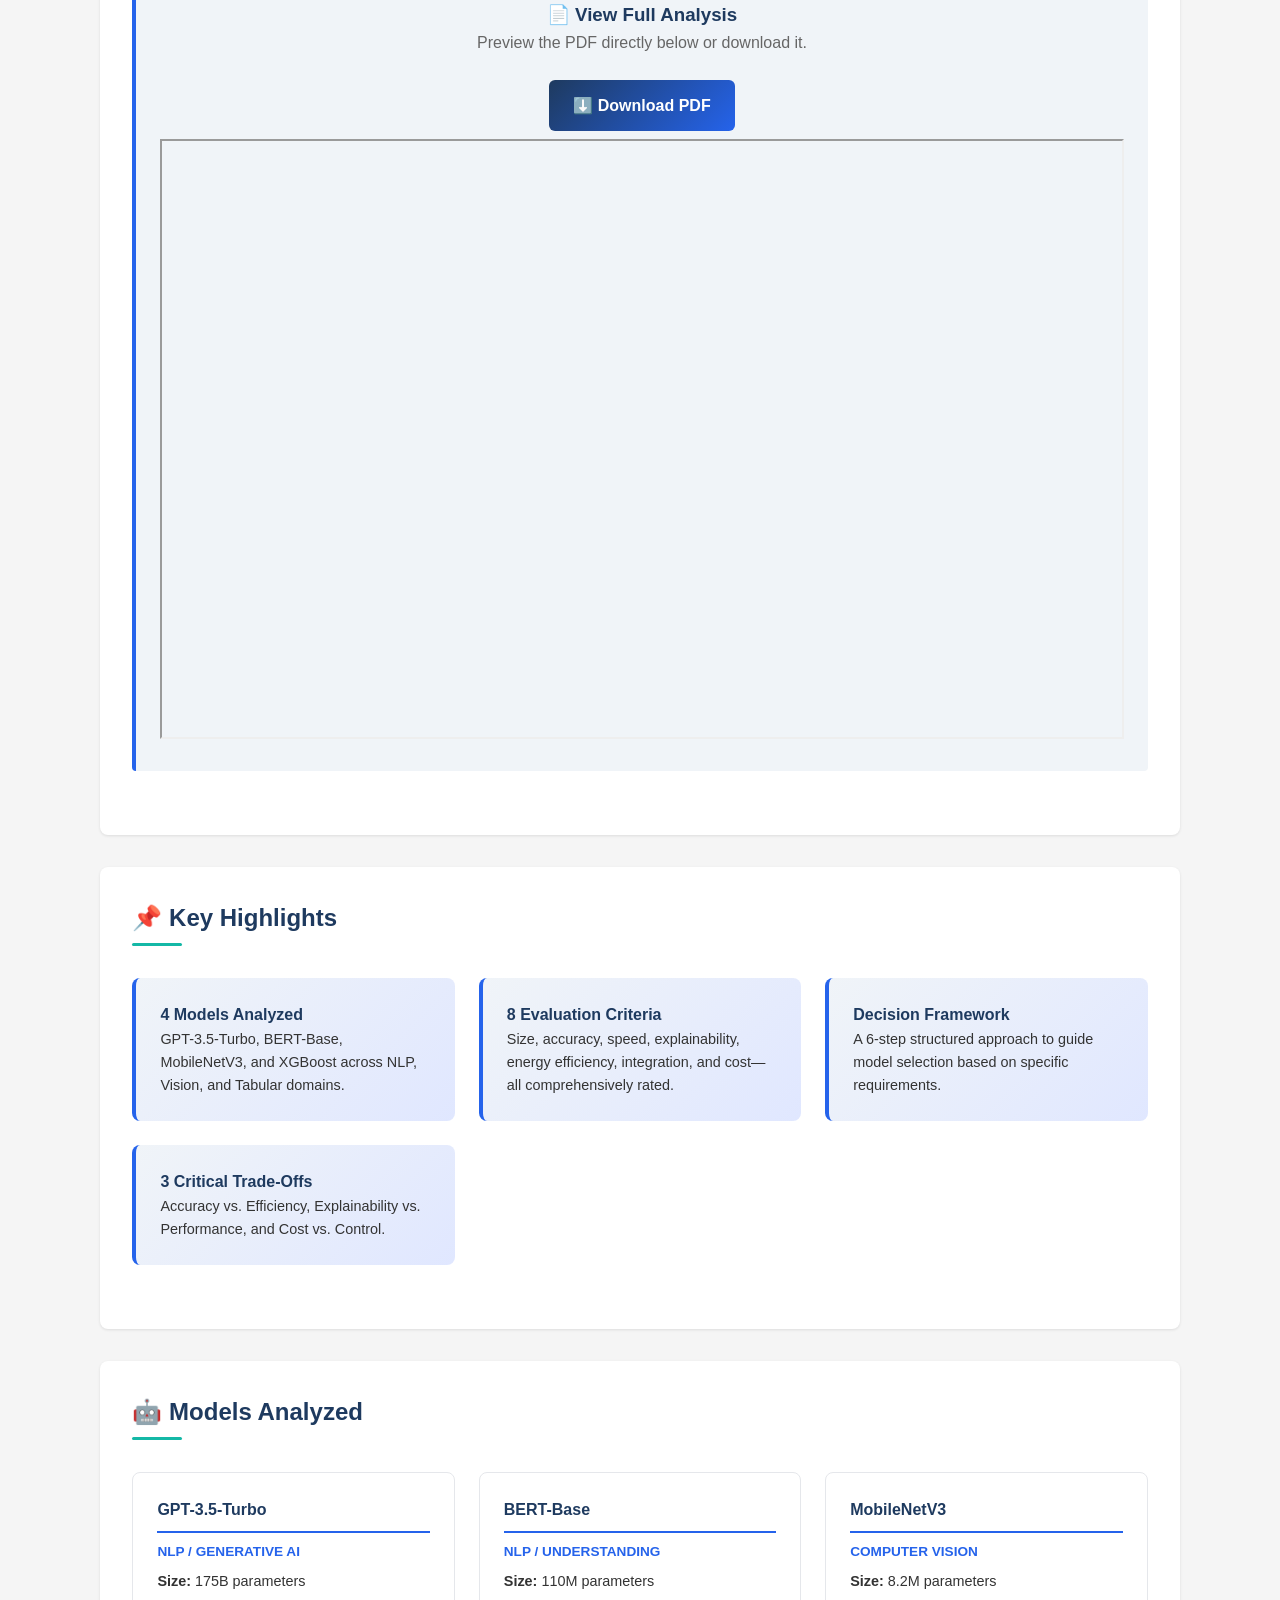
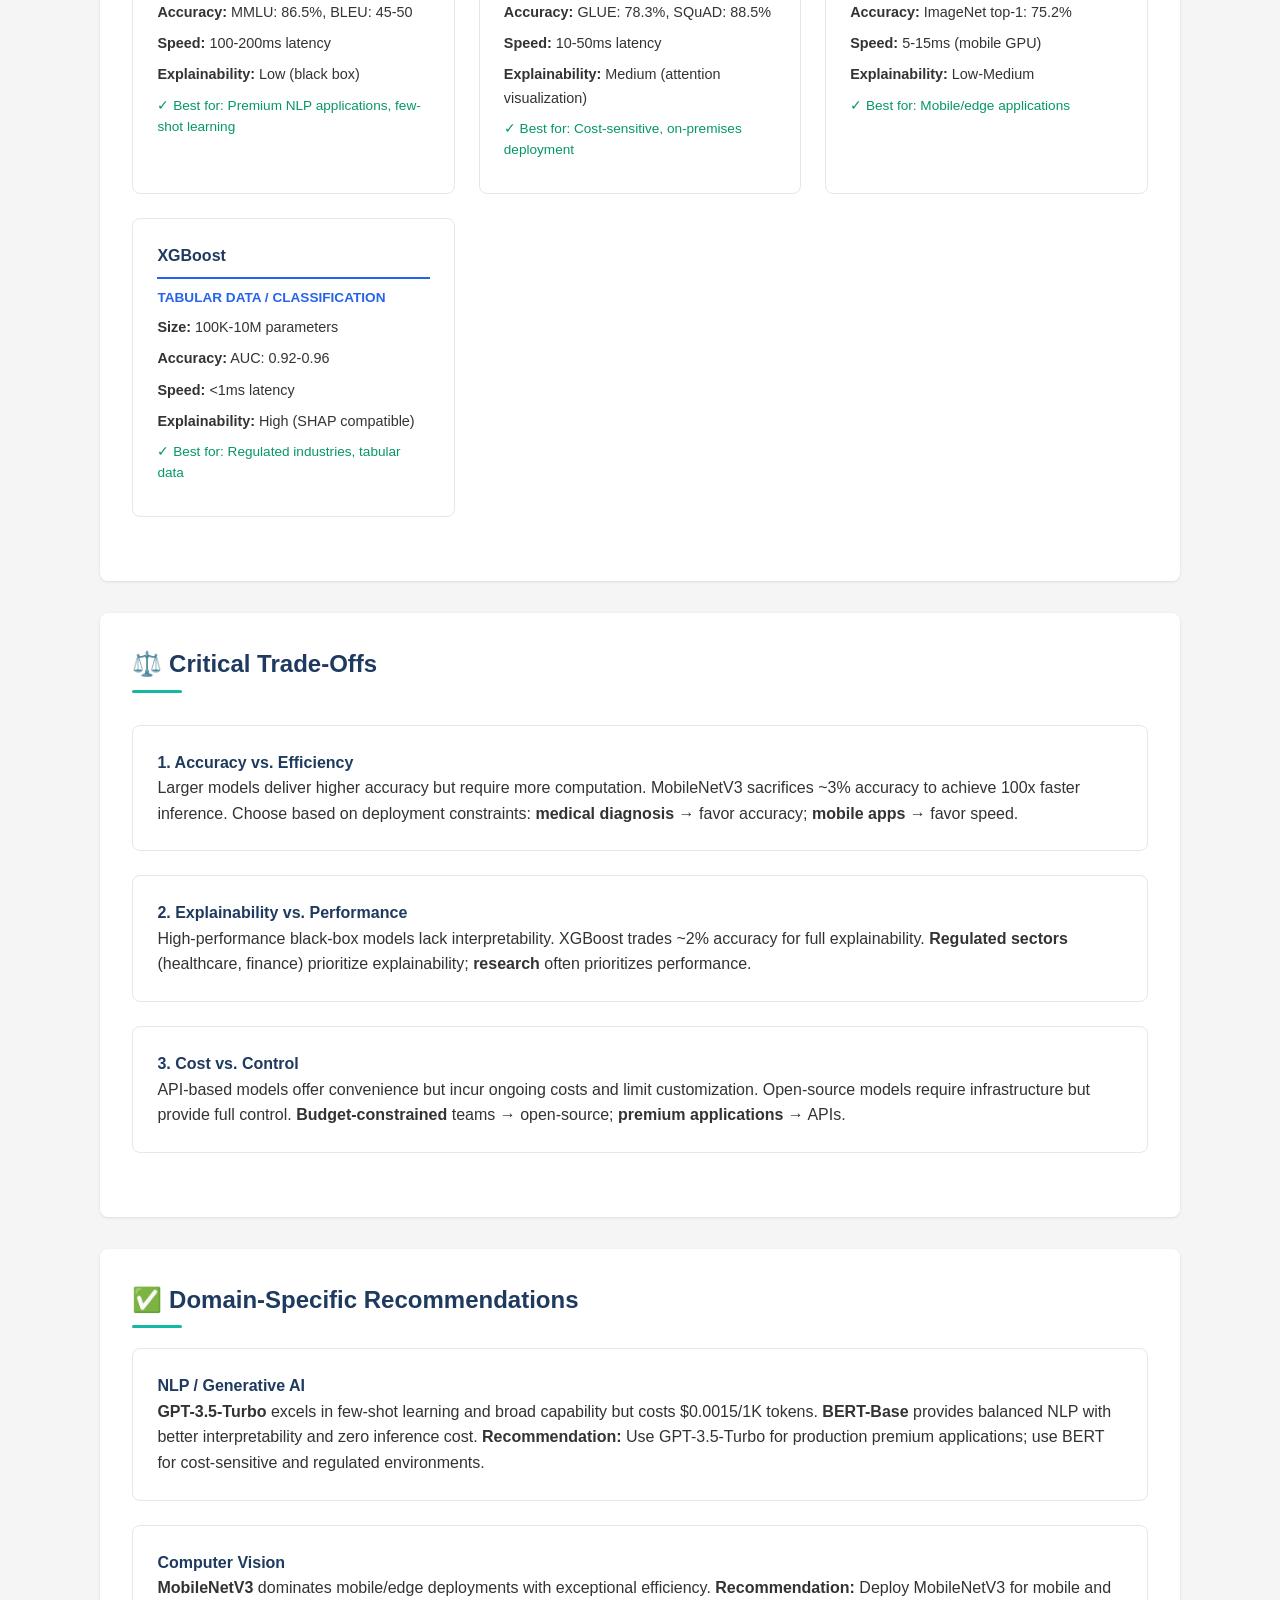
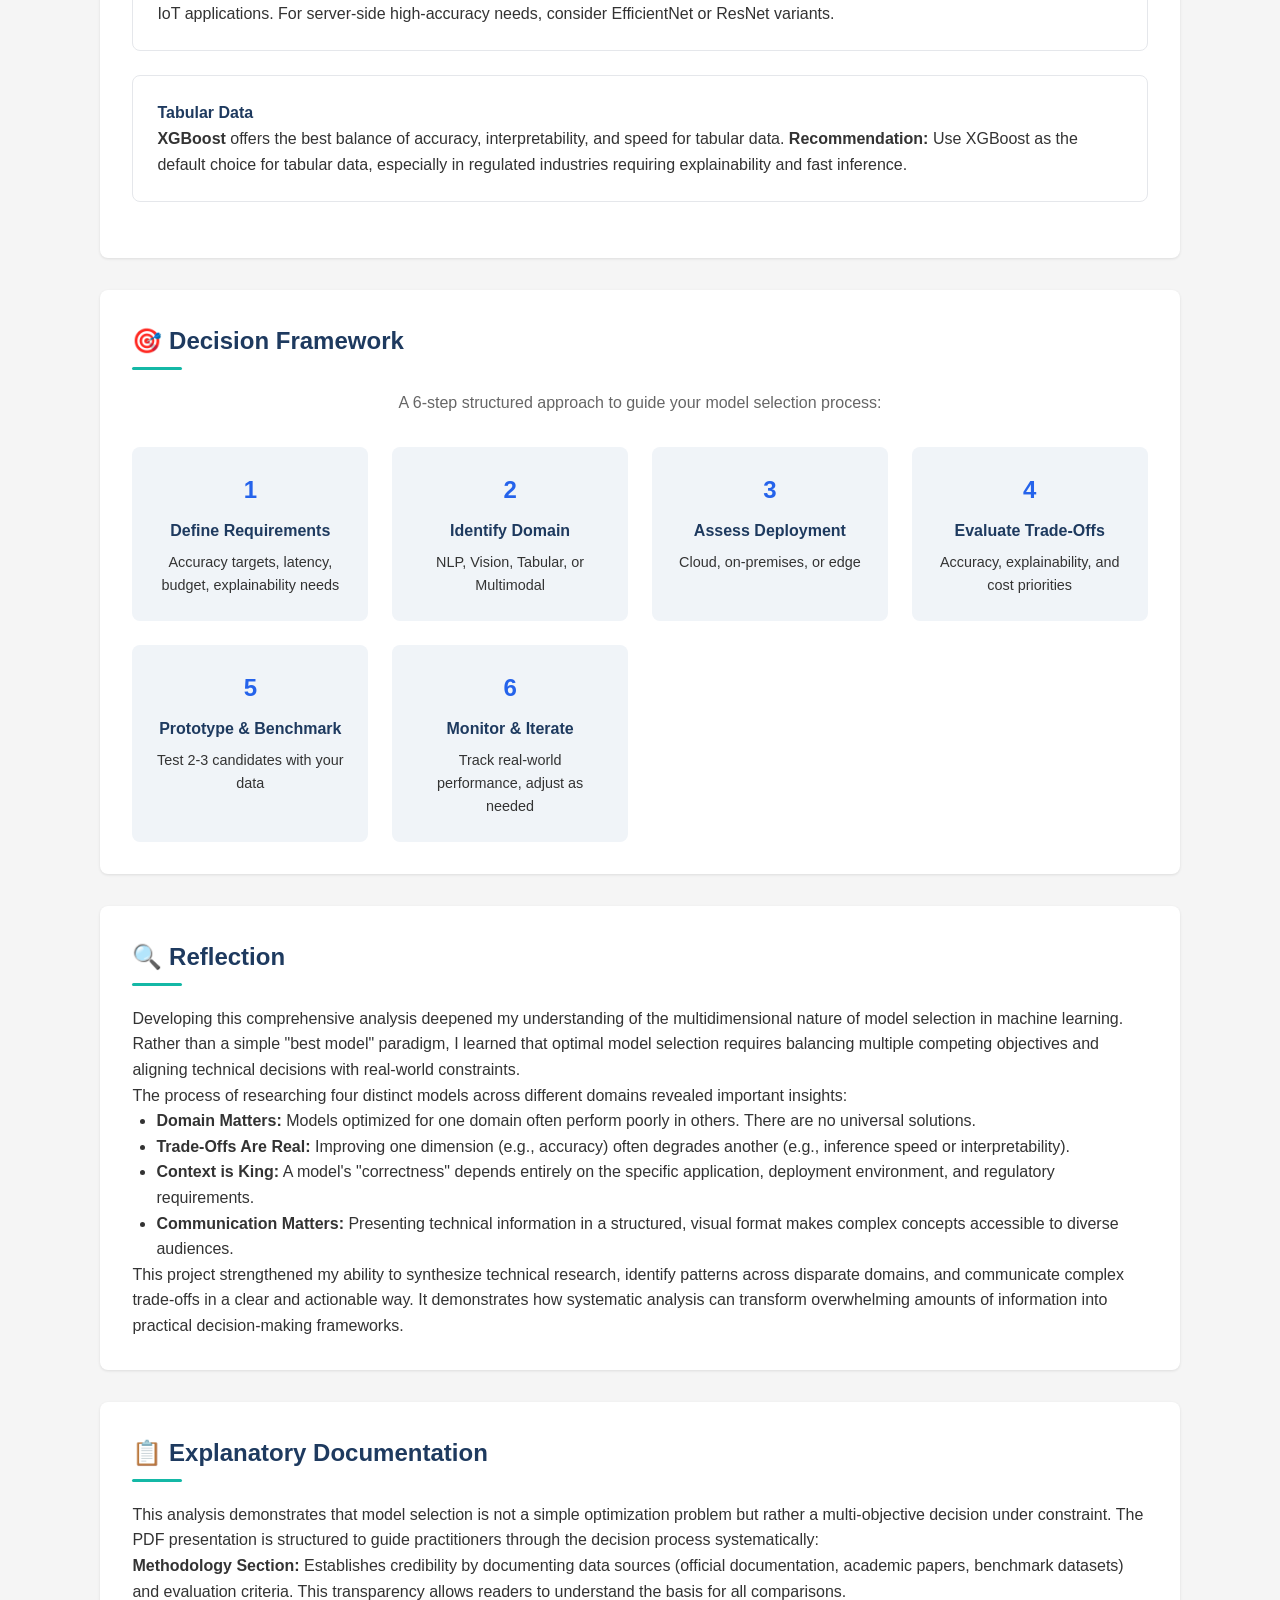
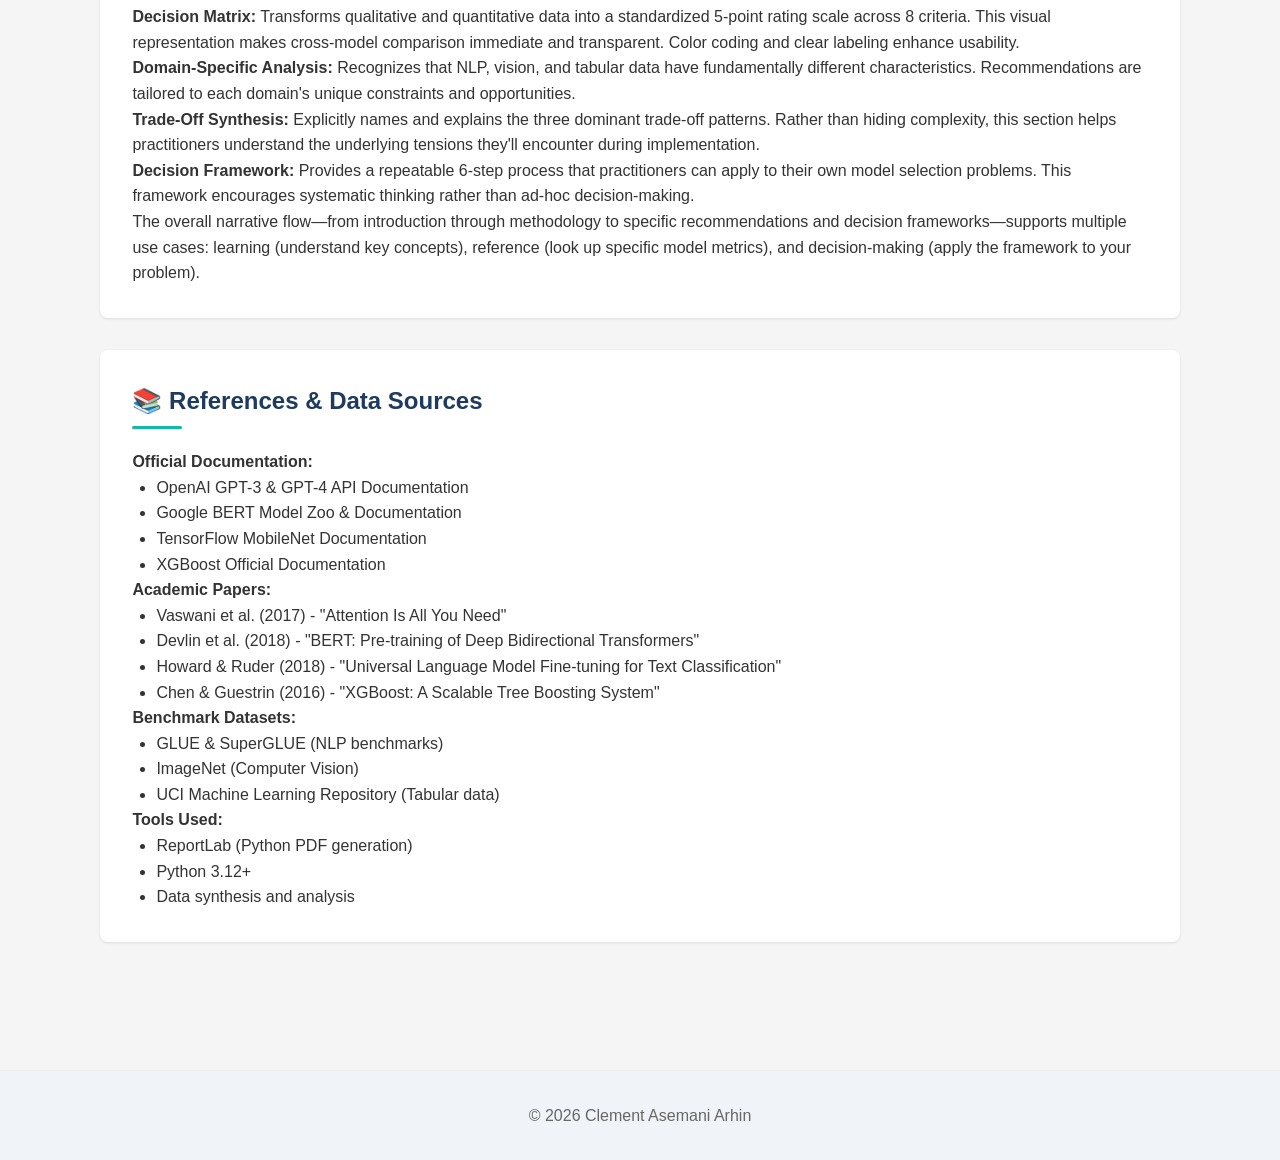
<file: artifact5.html>
<!doctype html>
<html lang="en">
  <head>
    <meta charset="UTF-8" />
    <meta
      name="viewport"
      content="width=device-width, initial-scale=1.0" />
    <title>Artifact 5| Pre-Trained Models Trade-Offs Analysis</title>
    <link
      rel="stylesheet"
      href="style.css" />
    <style>
      body {
        font-family:
          -apple-system, BlinkMacSystemFont, "Segoe UI", Roboto, Oxygen, Ubuntu,
          Cantarell, sans-serif;
        line-height: 1.6;
        color: #333;
        background-color: #f5f5f5;
      }

      header {
        background: linear-gradient(135deg, #1e3a5f 0%, #2563eb 100%);
        color: white;
        padding: 2rem;
        text-align: center;
        box-shadow: 0 2px 8px rgba(0, 0, 0, 0.1);
      }

      header h1 {
        margin: 0;
        font-size: 2.5rem;
        margin-bottom: 0.5rem;
      }

      header a {
        color: rgba(255, 255, 255, 0.9);
        text-decoration: none;
        transition: color 0.3s;
      }

      header a:hover {
        color: white;
      }

      .container {
        max-width: 1200px;
        margin: 0 auto;
        padding: 2rem;
      }

      section {
        background: white;
        padding: 2rem;
        border-radius: 8px;
        box-shadow: 0 1px 3px rgba(0, 0, 0, 0.1);
        margin-bottom: 2rem;
      }

      .project {
        display: grid;
        grid-template-columns: 1fr 1fr;
        gap: 2rem;
        align-items: start;
      }

      .project-text h3 {
        color: #1e3a5f;
        font-size: 1.8rem;
        margin-top: 0;
      }

      .project-text p {
        margin-bottom: 1rem;
        text-align: justify;
        font-size: 0.95rem;
      }

      .project-text strong {
        color: #2563eb;
      }

      .project-image {
        display: flex;
        justify-content: center;
        align-items: center;
        min-height: 400px;
        background: #f0f4f8;
        border-radius: 8px;
        padding: 1rem;
      }

      .project-image img {
        max-width: 100%;
        max-height: 500px;
        border-radius: 6px;
      }

      .pdf-preview {
        margin: 2rem 0;
        padding: 1.5rem;
        background: #f0f4f8;
        border-left: 4px solid #2563eb;
        border-radius: 4px;
        text-align: center;
      }

      .pdf-download-btn {
        display: inline-block;
        background: linear-gradient(135deg, #1e3a5f 0%, #2563eb 100%);
        color: white;
        padding: 0.8rem 1.5rem;
        border-radius: 6px;
        text-decoration: none;
        font-weight: 600;
        transition:
          transform 0.2s,
          box-shadow 0.2s;
        margin: 0.5rem;
      }

      .pdf-download-btn:hover {
        transform: translateY(-2px);
        box-shadow: 0 4px 12px rgba(37, 99, 235, 0.3);
      }

      .key-highlights {
        display: grid;
        grid-template-columns: repeat(auto-fit, minmax(250px, 1fr));
        gap: 1.5rem;
        margin: 2rem 0;
      }

      .highlight-card {
        background: linear-gradient(135deg, #f0f4f8 0%, #e0e7ff 100%);
        padding: 1.5rem;
        border-radius: 8px;
        border-left: 4px solid #2563eb;
      }

      .highlight-card h4 {
        color: #1e3a5f;
        margin-top: 0;
      }

      .highlight-card p {
        margin-bottom: 0;
        font-size: 0.9rem;
      }

      .models-overview {
        display: grid;
        grid-template-columns: repeat(auto-fit, minmax(280px, 1fr));
        gap: 1.5rem;
        margin: 2rem 0;
      }

      .model-card {
        background: white;
        border: 1px solid #e5e7eb;
        border-radius: 8px;
        padding: 1.5rem;
        transition: box-shadow 0.3s;
      }

      .model-card:hover {
        box-shadow: 0 4px 12px rgba(0, 0, 0, 0.1);
      }

      .model-card h4 {
        color: #1e3a5f;
        margin-top: 0;
        border-bottom: 2px solid #2563eb;
        padding-bottom: 0.5rem;
      }

      .model-card .domain {
        color: #2563eb;
        font-weight: 600;
        font-size: 0.85rem;
        text-transform: uppercase;
      }

      .model-card p {
        margin: 0.5rem 0;
        font-size: 0.9rem;
      }

      .tradeoff-section {
        margin: 2rem 0;
      }

      .tradeoff-card {
        background: white;
        border: 1px solid #e5e7eb;
        border-radius: 8px;
        padding: 1.5rem;
        margin-bottom: 1.5rem;
      }

      .tradeoff-card h4 {
        color: #1e3a5f;
        margin-top: 0;
      }

      footer {
        background: #f0f4f8;
        padding: 2rem;
        text-align: center;
        color: #666;
        margin-top: 4rem;
      }

      @media (max-width: 768px) {
        .project {
          grid-template-columns: 1fr;
        }

        header h1 {
          font-size: 1.8rem;
        }

        .container {
          padding: 1rem;
        }
      }
    </style>
  </head>

  <body>
    <header>
      <h1>Artifact 5 — Pre-Trained Models Trade-Offs Analysis</h1>
      <a href="index.html">← Back to Portfolio</a>
    </header>

    <div class="container">
      <section id="model-analysis">
        <article class="project">
          <div class="project-text">
            <h3>Pre-Trained Models Trade-Offs Analysis</h3>

            <p>
              <strong>Introduction:</strong> In the rapidly evolving landscape
              of machine learning, practitioners face a critical challenge:
              selecting pre-trained models that balance <em>performance</em>,
              <em>computational efficiency</em>, and <em>explainability</em>.
              This comprehensive analysis evaluates four representative
              pre-trained models across different domains to guide informed
              model selection decisions.
            </p>

            <p>
              <strong>Description:</strong> This artifact is a detailed PDF
              presentation that compares four pre-trained models spanning
              natural language processing (GPT-3.5-Turbo, BERT-Base), computer
              vision (MobileNetV3), and tabular data analysis (XGBoost). The
              analysis provides a comprehensive decision matrix evaluating
              models on eight key criteria: model size, accuracy, inference
              speed, explainability, energy efficiency, ease of integration, and
              cost-effectiveness.
            </p>

            <p>
              <strong>Objective:</strong> The goal is to provide practitioners
              with a structured framework for selecting pre-trained models based
              on specific application requirements. Rather than identifying a
              single "best" model, this analysis demonstrates that optimal model
              selection is highly context-dependent and must balance competing
              objectives.
            </p>

            <p><strong>Process:</strong> The analysis involved:</p>
            <ul style="margin-left: 1.5rem">
              <li>
                Researching technical specifications and performance metrics for
                each model
              </li>
              <li>
                Gathering data from official documentation, academic papers, and
                benchmark datasets
              </li>
              <li>
                Developing a structured evaluation framework with quantifiable
                criteria
              </li>
              <li>Creating a decision matrix for cross-model comparison</li>
              <li>
                Synthesizing domain-specific recommendations and trade-off
                analysis
              </li>
            </ul>

            <p>
              <strong>Tools:</strong> ReportLab (Python PDF generation), data
              analysis frameworks, and academic research synthesis. The document
              was created programmatically to ensure consistency and
              reproducibility.
            </p>

            <p>
              <strong>Value Proposition:</strong> This comprehensive guide
              serves as a reference for AI practitioners, data scientists, and
              decision-makers. It simplifies the complex process of model
              selection by presenting technical information in an accessible,
              structured format with clear recommendations for different use
              cases and deployment scenarios.
            </p>
          </div>

          <div class="project-image">
            <div style="text-align: center; color: #666">
              <div style="font-size: 4rem; margin-bottom: 1rem">📊</div>
              <p style="margin: 0"><strong>Comprehensive Analysis</strong></p>
              <p style="margin: 0.5rem 0; font-size: 0.9rem">
                9-page PDF presentation with
              </p>
              <p style="margin: 0; font-size: 0.9rem">
                decision matrix and recommendations
              </p>
            </div>
          </div>
        </article>

        <!-- PDF Preview Section -->
        <!-- PDF Preview Section -->
        <div class="pdf-preview">
          <h3 style="margin-top: 0; color: #1e3a5f">📄 View Full Analysis</h3>
          <p style="margin-bottom: 1rem; color: #666">
            Preview the PDF directly below or download it.
          </p>

          <a
            href="Model_Trade_offs_Analysis.pdf"
            class="pdf-download-btn"
            download>
            ⬇️ Download PDF
          </a>

          <!-- Embedded PDF Viewer -->
          <div class="pdf-viewer">
            <iframe
              src="Model_Trade_offs_Analysis.pdf"
              width="100%"
              height="600px">
            </iframe>
          </div>
        </div>
      </section>

      <!-- Key Highlights Section -->
      <section>
        <h2 style="color: #1e3a5f; margin-top: 0">📌 Key Highlights</h2>
        <div class="key-highlights">
          <div class="highlight-card">
            <h4>4 Models Analyzed</h4>
            <p>
              GPT-3.5-Turbo, BERT-Base, MobileNetV3, and XGBoost across NLP,
              Vision, and Tabular domains.
            </p>
          </div>
          <div class="highlight-card">
            <h4>8 Evaluation Criteria</h4>
            <p>
              Size, accuracy, speed, explainability, energy efficiency,
              integration, and cost—all comprehensively rated.
            </p>
          </div>
          <div class="highlight-card">
            <h4>Decision Framework</h4>
            <p>
              A 6-step structured approach to guide model selection based on
              specific requirements.
            </p>
          </div>
          <div class="highlight-card">
            <h4>3 Critical Trade-Offs</h4>
            <p>
              Accuracy vs. Efficiency, Explainability vs. Performance, and Cost
              vs. Control.
            </p>
          </div>
        </div>
      </section>

      <!-- Models Overview Section -->
      <section>
        <h2 style="color: #1e3a5f; margin-top: 0">🤖 Models Analyzed</h2>
        <div class="models-overview">
          <div class="model-card">
            <h4>GPT-3.5-Turbo</h4>
            <p class="domain">NLP / Generative AI</p>
            <p><strong>Size:</strong> 175B parameters</p>
            <p><strong>Accuracy:</strong> MMLU: 86.5%, BLEU: 45-50</p>
            <p><strong>Speed:</strong> 100-200ms latency</p>
            <p><strong>Explainability:</strong> Low (black box)</p>
            <p style="color: #059669; font-size: 0.85rem">
              ✓ Best for: Premium NLP applications, few-shot learning
            </p>
          </div>

          <div class="model-card">
            <h4>BERT-Base</h4>
            <p class="domain">NLP / Understanding</p>
            <p><strong>Size:</strong> 110M parameters</p>
            <p><strong>Accuracy:</strong> GLUE: 78.3%, SQuAD: 88.5%</p>
            <p><strong>Speed:</strong> 10-50ms latency</p>
            <p>
              <strong>Explainability:</strong> Medium (attention visualization)
            </p>
            <p style="color: #059669; font-size: 0.85rem">
              ✓ Best for: Cost-sensitive, on-premises deployment
            </p>
          </div>

          <div class="model-card">
            <h4>MobileNetV3</h4>
            <p class="domain">Computer Vision</p>
            <p><strong>Size:</strong> 8.2M parameters</p>
            <p><strong>Accuracy:</strong> ImageNet top-1: 75.2%</p>
            <p><strong>Speed:</strong> 5-15ms (mobile GPU)</p>
            <p><strong>Explainability:</strong> Low-Medium</p>
            <p style="color: #059669; font-size: 0.85rem">
              ✓ Best for: Mobile/edge applications
            </p>
          </div>

          <div class="model-card">
            <h4>XGBoost</h4>
            <p class="domain">Tabular Data / Classification</p>
            <p><strong>Size:</strong> 100K-10M parameters</p>
            <p><strong>Accuracy:</strong> AUC: 0.92-0.96</p>
            <p><strong>Speed:</strong> &lt;1ms latency</p>
            <p><strong>Explainability:</strong> High (SHAP compatible)</p>
            <p style="color: #059669; font-size: 0.85rem">
              ✓ Best for: Regulated industries, tabular data
            </p>
          </div>
        </div>
      </section>

      <!-- Trade-Offs Section -->
      <section>
        <h2 style="color: #1e3a5f; margin-top: 0">⚖️ Critical Trade-Offs</h2>

        <div class="tradeoff-section">
          <div class="tradeoff-card">
            <h4>1. Accuracy vs. Efficiency</h4>
            <p>
              Larger models deliver higher accuracy but require more
              computation. MobileNetV3 sacrifices ~3% accuracy to achieve 100x
              faster inference. Choose based on deployment constraints:
              <strong>medical diagnosis</strong> → favor accuracy;
              <strong>mobile apps</strong> → favor speed.
            </p>
          </div>

          <div class="tradeoff-card">
            <h4>2. Explainability vs. Performance</h4>
            <p>
              High-performance black-box models lack interpretability. XGBoost
              trades ~2% accuracy for full explainability.
              <strong>Regulated sectors</strong> (healthcare, finance)
              prioritize explainability; <strong>research</strong> often
              prioritizes performance.
            </p>
          </div>

          <div class="tradeoff-card">
            <h4>3. Cost vs. Control</h4>
            <p>
              API-based models offer convenience but incur ongoing costs and
              limit customization. Open-source models require infrastructure but
              provide full control. <strong>Budget-constrained</strong> teams →
              open-source; <strong>premium applications</strong> → APIs.
            </p>
          </div>
        </div>
      </section>

      <!-- Recommendations Section -->
      <section>
        <h2 style="color: #1e3a5f; margin-top: 0">
          ✅ Domain-Specific Recommendations
        </h2>

        <div class="tradeoff-card">
          <h4>NLP / Generative AI</h4>
          <p>
            <strong>GPT-3.5-Turbo</strong> excels in few-shot learning and broad
            capability but costs $0.0015/1K tokens.
            <strong>BERT-Base</strong> provides balanced NLP with better
            interpretability and zero inference cost.
            <strong>Recommendation:</strong> Use GPT-3.5-Turbo for production
            premium applications; use BERT for cost-sensitive and regulated
            environments.
          </p>
        </div>

        <div class="tradeoff-card">
          <h4>Computer Vision</h4>
          <p>
            <strong>MobileNetV3</strong> dominates mobile/edge deployments with
            exceptional efficiency. <strong>Recommendation:</strong> Deploy
            MobileNetV3 for mobile and IoT applications. For server-side
            high-accuracy needs, consider EfficientNet or ResNet variants.
          </p>
        </div>

        <div class="tradeoff-card">
          <h4>Tabular Data</h4>
          <p>
            <strong>XGBoost</strong> offers the best balance of accuracy,
            interpretability, and speed for tabular data.
            <strong>Recommendation:</strong> Use XGBoost as the default choice
            for tabular data, especially in regulated industries requiring
            explainability and fast inference.
          </p>
        </div>
      </section>

      <!-- Decision Framework Section -->
      <section>
        <h2 style="color: #1e3a5f; margin-top: 0">🎯 Decision Framework</h2>
        <p style="text-align: center; color: #666; margin-bottom: 2rem">
          A 6-step structured approach to guide your model selection process:
        </p>

        <div
          style="
            display: grid;
            grid-template-columns: repeat(auto-fit, minmax(200px, 1fr));
            gap: 1.5rem;
          ">
          <div
            style="
              background: #f0f4f8;
              padding: 1.5rem;
              border-radius: 8px;
              text-align: center;
            ">
            <div
              style="
                font-size: 1.5rem;
                color: #2563eb;
                font-weight: bold;
                margin-bottom: 0.5rem;
              ">
              1
            </div>
            <h4 style="margin: 0.5rem 0; color: #1e3a5f">
              Define Requirements
            </h4>
            <p style="font-size: 0.9rem; margin: 0">
              Accuracy targets, latency, budget, explainability needs
            </p>
          </div>

          <div
            style="
              background: #f0f4f8;
              padding: 1.5rem;
              border-radius: 8px;
              text-align: center;
            ">
            <div
              style="
                font-size: 1.5rem;
                color: #2563eb;
                font-weight: bold;
                margin-bottom: 0.5rem;
              ">
              2
            </div>
            <h4 style="margin: 0.5rem 0; color: #1e3a5f">Identify Domain</h4>
            <p style="font-size: 0.9rem; margin: 0">
              NLP, Vision, Tabular, or Multimodal
            </p>
          </div>

          <div
            style="
              background: #f0f4f8;
              padding: 1.5rem;
              border-radius: 8px;
              text-align: center;
            ">
            <div
              style="
                font-size: 1.5rem;
                color: #2563eb;
                font-weight: bold;
                margin-bottom: 0.5rem;
              ">
              3
            </div>
            <h4 style="margin: 0.5rem 0; color: #1e3a5f">Assess Deployment</h4>
            <p style="font-size: 0.9rem; margin: 0">
              Cloud, on-premises, or edge
            </p>
          </div>

          <div
            style="
              background: #f0f4f8;
              padding: 1.5rem;
              border-radius: 8px;
              text-align: center;
            ">
            <div
              style="
                font-size: 1.5rem;
                color: #2563eb;
                font-weight: bold;
                margin-bottom: 0.5rem;
              ">
              4
            </div>
            <h4 style="margin: 0.5rem 0; color: #1e3a5f">
              Evaluate Trade-Offs
            </h4>
            <p style="font-size: 0.9rem; margin: 0">
              Accuracy, explainability, and cost priorities
            </p>
          </div>

          <div
            style="
              background: #f0f4f8;
              padding: 1.5rem;
              border-radius: 8px;
              text-align: center;
            ">
            <div
              style="
                font-size: 1.5rem;
                color: #2563eb;
                font-weight: bold;
                margin-bottom: 0.5rem;
              ">
              5
            </div>
            <h4 style="margin: 0.5rem 0; color: #1e3a5f">
              Prototype & Benchmark
            </h4>
            <p style="font-size: 0.9rem; margin: 0">
              Test 2-3 candidates with your data
            </p>
          </div>

          <div
            style="
              background: #f0f4f8;
              padding: 1.5rem;
              border-radius: 8px;
              text-align: center;
            ">
            <div
              style="
                font-size: 1.5rem;
                color: #2563eb;
                font-weight: bold;
                margin-bottom: 0.5rem;
              ">
              6
            </div>
            <h4 style="margin: 0.5rem 0; color: #1e3a5f">Monitor & Iterate</h4>
            <p style="font-size: 0.9rem; margin: 0">
              Track real-world performance, adjust as needed
            </p>
          </div>
        </div>
      </section>

      <!-- Reflection Section -->
      <section>
        <h2 style="color: #1e3a5f; margin-top: 0">🔍 Reflection</h2>

        <p>
          Developing this comprehensive analysis deepened my understanding of
          the multidimensional nature of model selection in machine learning.
          Rather than a simple "best model" paradigm, I learned that optimal
          model selection requires balancing multiple competing objectives and
          aligning technical decisions with real-world constraints.
        </p>

        <p>
          The process of researching four distinct models across different
          domains revealed important insights:
        </p>

        <ul style="margin-left: 1.5rem">
          <li>
            <strong>Domain Matters:</strong> Models optimized for one domain
            often perform poorly in others. There are no universal solutions.
          </li>
          <li>
            <strong>Trade-Offs Are Real:</strong> Improving one dimension (e.g.,
            accuracy) often degrades another (e.g., inference speed or
            interpretability).
          </li>
          <li>
            <strong>Context is King:</strong> A model's "correctness" depends
            entirely on the specific application, deployment environment, and
            regulatory requirements.
          </li>
          <li>
            <strong>Communication Matters:</strong> Presenting technical
            information in a structured, visual format makes complex concepts
            accessible to diverse audiences.
          </li>
        </ul>

        <p>
          This project strengthened my ability to synthesize technical research,
          identify patterns across disparate domains, and communicate complex
          trade-offs in a clear and actionable way. It demonstrates how
          systematic analysis can transform overwhelming amounts of information
          into practical decision-making frameworks.
        </p>
      </section>

      <!-- Documentation Section -->
      <section>
        <h2 style="color: #1e3a5f; margin-top: 0">
          📋 Explanatory Documentation
        </h2>

        <p>
          This analysis demonstrates that model selection is not a simple
          optimization problem but rather a multi-objective decision under
          constraint. The PDF presentation is structured to guide practitioners
          through the decision process systematically:
        </p>

        <p>
          <strong>Methodology Section:</strong> Establishes credibility by
          documenting data sources (official documentation, academic papers,
          benchmark datasets) and evaluation criteria. This transparency allows
          readers to understand the basis for all comparisons.
        </p>

        <p>
          <strong>Decision Matrix:</strong> Transforms qualitative and
          quantitative data into a standardized 5-point rating scale across 8
          criteria. This visual representation makes cross-model comparison
          immediate and transparent. Color coding and clear labeling enhance
          usability.
        </p>

        <p>
          <strong>Domain-Specific Analysis:</strong> Recognizes that NLP,
          vision, and tabular data have fundamentally different characteristics.
          Recommendations are tailored to each domain's unique constraints and
          opportunities.
        </p>

        <p>
          <strong>Trade-Off Synthesis:</strong> Explicitly names and explains
          the three dominant trade-off patterns. Rather than hiding complexity,
          this section helps practitioners understand the underlying tensions
          they'll encounter during implementation.
        </p>

        <p>
          <strong>Decision Framework:</strong> Provides a repeatable 6-step
          process that practitioners can apply to their own model selection
          problems. This framework encourages systematic thinking rather than
          ad-hoc decision-making.
        </p>

        <p>
          The overall narrative flow—from introduction through methodology to
          specific recommendations and decision frameworks—supports multiple use
          cases: learning (understand key concepts), reference (look up specific
          model metrics), and decision-making (apply the framework to your
          problem).
        </p>
      </section>

      <!-- References Section -->
      <section>
        <h2 style="color: #1e3a5f; margin-top: 0">
          📚 References & Data Sources
        </h2>

        <p><strong>Official Documentation:</strong></p>
        <ul style="margin-left: 1.5rem">
          <li>OpenAI GPT-3 & GPT-4 API Documentation</li>
          <li>Google BERT Model Zoo & Documentation</li>
          <li>TensorFlow MobileNet Documentation</li>
          <li>XGBoost Official Documentation</li>
        </ul>

        <p><strong>Academic Papers:</strong></p>
        <ul style="margin-left: 1.5rem">
          <li>Vaswani et al. (2017) - "Attention Is All You Need"</li>
          <li>
            Devlin et al. (2018) - "BERT: Pre-training of Deep Bidirectional
            Transformers"
          </li>
          <li>
            Howard & Ruder (2018) - "Universal Language Model Fine-tuning for
            Text Classification"
          </li>
          <li>
            Chen & Guestrin (2016) - "XGBoost: A Scalable Tree Boosting System"
          </li>
        </ul>

        <p><strong>Benchmark Datasets:</strong></p>
        <ul style="margin-left: 1.5rem">
          <li>GLUE & SuperGLUE (NLP benchmarks)</li>
          <li>ImageNet (Computer Vision)</li>
          <li>UCI Machine Learning Repository (Tabular data)</li>
        </ul>

        <p><strong>Tools Used:</strong></p>
        <ul style="margin-left: 1.5rem">
          <li>ReportLab (Python PDF generation)</li>
          <li>Python 3.12+</li>
          <li>Data synthesis and analysis</li>
        </ul>
      </section>
    </div>

    <footer>
      <p>© 2026 Clement Asemani Arhin</p>
    </footer>
  </body>
</html>
</file>
<file: style.css>
/* =========================
   GENERAL RESET & STYLES
   ========================= */
* {
  margin: 0;
  padding: 0;
  box-sizing: border-box;
  font-family: "Inter", sans-serif;
}

body {
  background: #f9f9fb;
  color: #222;
  line-height: 1.6;
}

a {
  text-decoration: none;
  color: inherit;
}

/* =========================
   HEADER / NAVBAR
   ========================= */
header {
  background: #fff;
  box-shadow: 0 2px 8px rgba(0, 0, 0, 0.05);
  padding: 16px 20px;
  text-align: center;
  position: sticky;
  top: 0;
  z-index: 100;
}

.nav-container {
  max-width: 1100px;
  margin: auto;
  display: flex;
  justify-content: space-between;
  align-items: center;
}

.logo {
  font-size: 22px;
  font-weight: 700;
  color: #6366f1;
}

nav ul {
  display: flex;
  gap: 18px;
  list-style: none;
}

nav a {
  color: #444;
  font-weight: 500;
  transition: 0.3s;
}

nav a:hover {
  color: #14b8a6;
}

.social-icons a {
  margin-left: 10px;
  color: #444;
  font-size: 16px;
  transition: 0.3s;
}

.social-icons a:hover {
  color: #f59e0b;
}

/* Hamburger Menu */
.burger {
  display: none;
  cursor: pointer;
  flex-direction: column;
  gap: 5px;
}

.burger div {
  width: 25px;
  height: 3px;
  background-color: #444;
  transition: all 0.3s ease;
}

/* =========================
   HERO SECTION
   ========================= */
.hero {
  text-align: center;
  padding: 80px 16px 40px;
}

.hero h2 {
  font-size: 32px;
  background: linear-gradient(90deg, #6366f1, #14b8a6);
  -webkit-background-clip: text;
  -webkit-text-fill-color: transparent;
  margin-bottom: 12px;
  font-weight: 700;
}

.subtitle {
  font-size: 16px;
  color: #555;
  margin-bottom: 12px;
}

.description {
  font-size: 14px;
  max-width: 90%;
  margin: auto;
  color: #555;
}

/* =========================
   SECTIONS
   ========================= */
section {
  max-width: 95%;
  margin: auto;
  padding: 40px 16px;
}

section h2 {
  font-size: 24px;
  margin-bottom: 20px;
  color: #111;
  position: relative;
}

section h2::after {
  content: "";
  display: block;
  width: 50px;
  height: 3px;
  background: #14b8a6;
  margin-top: 6px;
  border-radius: 2px;
}

/* =========================
   CARDS
   ========================= */
.cards {
  display: flex;
  flex-direction: column;
  gap: 16px;
}

.card {
  background: #fff;
  border-radius: 12px;
  padding: 20px 18px;
  box-shadow: 0 6px 15px rgba(0, 0, 0, 0.06);
  transition: 0.3s;
}

.card:hover {
  transform: translateY(-4px);
  box-shadow: 0 12px 25px rgba(99, 102, 241, 0.15);
}

/* =========================
   SKILLS GRID
   ========================= */
.skills-grid {
  display: grid;
  grid-template-columns: repeat(auto-fit, minmax(100px, 1fr));
  gap: 10px;
}

.skills-grid span {
  background: linear-gradient(135deg, #f59e0b, #10b981);
  color: white;
  padding: 8px;
  text-align: center;
  border-radius: 6px;
  font-weight: 500;
  font-size: 14px;
}

/* =========================
   PROJECTS / ARTIFACTS
   ========================= */
.project {
  background: #fff;
  border-radius: 16px;
  padding: 24px;
  margin-top: 30px;
  box-shadow: 0 8px 20px rgba(0, 0, 0, 0.08);
  transition: 0.3s;
}

.project:hover {
  transform: translateY(-6px);
  box-shadow: 0 12px 30px rgba(0, 0, 0, 0.12);
}

.project-text {
  line-height: 1.6;
  margin-bottom: 20px;
  font-size: 15px;
}

.project-image {
  display: flex;
  justify-content: center;
  margin-top: 20px;
}

.project-image img {
  max-width: 100%;
  border-radius: 12px;
  box-shadow: 0 6px 18px rgba(0, 0, 0, 0.08);
  object-fit: contain;
}

/* =========================
   ARTIFACTS SECTION MODERN STYLE
   ========================= */
#artifacts {
  padding: 60px 20px;
  background: #f3f4f6;
}

#artifacts h2 {
  text-align: center;
  font-size: 36px;
  margin-bottom: 50px;
  font-weight: 700;
  background: linear-gradient(90deg, #6366f1, #14b8a6);
  -webkit-background-clip: text;
  -webkit-text-fill-color: transparent;
}

/* Artifacts cards grid */
#artifacts .cards {
  display: grid;
  grid-template-columns: repeat(auto-fit, minmax(320px, 1fr));
  gap: 28px;
}

.artifact-card {
  text-decoration: none;
  color: inherit;
}

.artifact-card .card {
  display: flex;
  flex-direction: column;
  padding: 24px 20px;
  border-radius: 18px;
  background: rgba(255, 255, 255, 0.95);
  box-shadow: 0 12px 25px rgba(0, 0, 0, 0.08);
  transition: all 0.4s ease;
  height: 100%;
}

.artifact-card .card:hover {
  transform: translateY(-8px) scale(1.02);
  box-shadow: 0 20px 35px rgba(0, 0, 0, 0.15);
}

.artifact-card h3 {
  font-size: 22px;
  margin-bottom: 12px;
  color: #111;
  font-weight: 600;
}

.artifact-card p {
  font-size: 16px;
  color: #555;
  line-height: 1.5;
  flex-grow: 1;
}

.artifact-button {
  display: inline-block;
  margin-top: 20px;
  padding: 12px 22px;
  border-radius: 10px;
  font-weight: 600;
  color: #fff;
  background: linear-gradient(90deg, #6366f1, #14b8a6);
  transition: all 0.3s;
}

.artifact-button:hover {
  background: linear-gradient(90deg, #14b8a6, #6366f1);
  transform: translateY(-2px);
}

/* =========================
   FOOTER
   ========================= */
footer {
  text-align: center;
  padding: 30px 16px;
  margin-top: 50px;
  background: linear-gradient(90deg, #6366f1, #14b8a6);
  color: #fff;
  border-top: 1px solid #eee;
}

/* =========================
   RESPONSIVE
   ========================= */
@media (max-width: 768px) {
  .hero h2 {
    font-size: 28px;
  }

  .subtitle {
    font-size: 16px;
  }

  .description {
    font-size: 14px;
  }

  #artifacts h2 {
    font-size: 32px;
  }

  .cards {
    flex-direction: column;
  }

  .artifact-card .card {
    padding: 20px 16px;
  }

  .artifact-button {
    padding: 10px 18px;
  }
}

@media (min-width: 769px) {
  section {
    padding: 60px 40px;
  }

  #artifacts {
    padding: 80px 60px;
  }
}
/* =========================
   ARTIFACT CARD TEXT IMPROVEMENTS
   ========================= */
.artifact-card p,
.project-text {
  font-size: 16px; /* Slightly bigger for readability */
  line-height: 1.8; /* Increased line spacing */
  margin-bottom: 16px; /* More space between paragraphs */
}

.artifact-card strong {
  font-weight: 600; /* Emphasize strong text */
}

.project-text strong {
  font-weight: 600;
}

.artifact-card .card {
  padding: 28px 24px; /* Extra padding for text breathing space */
}
</file>
